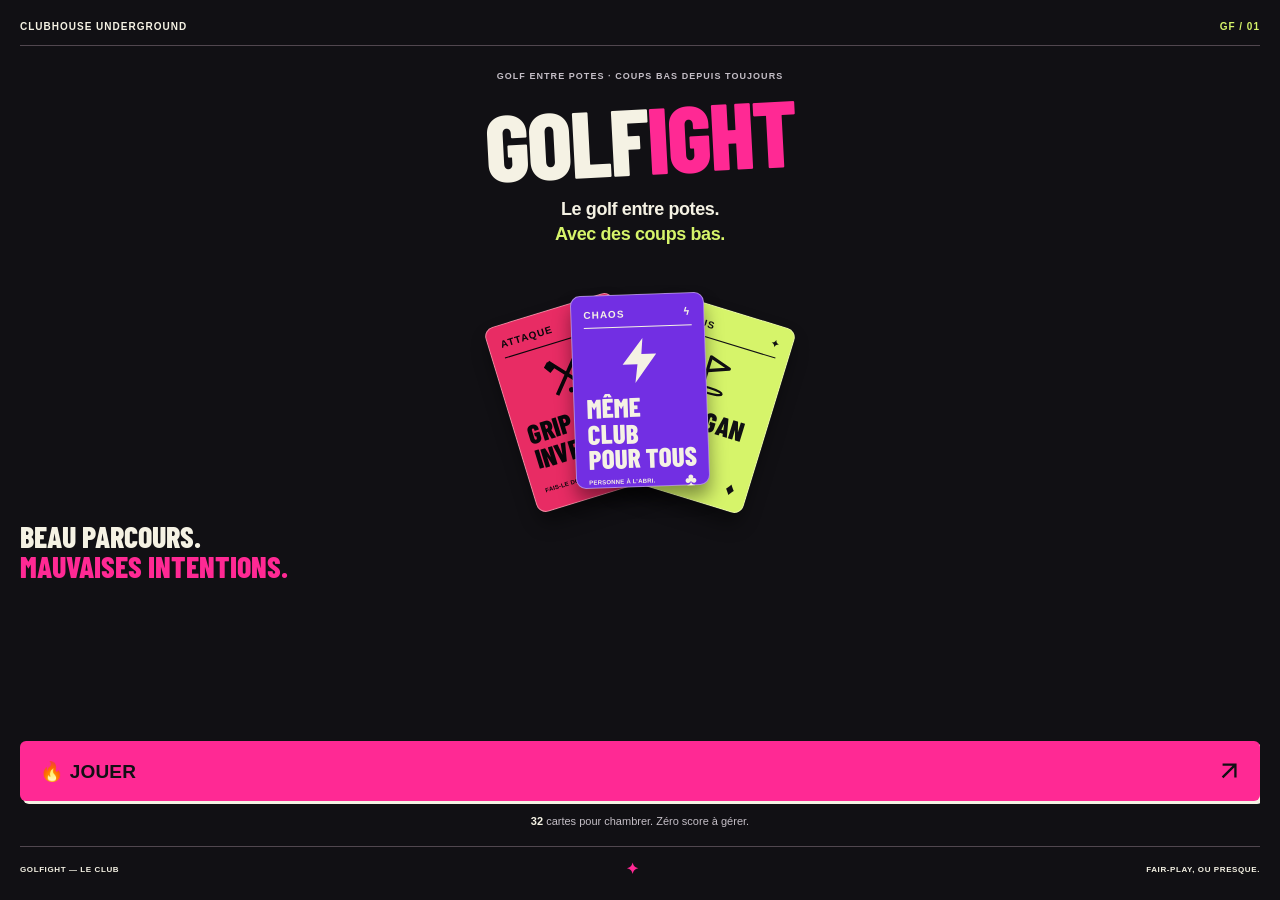
<file: index.html>
<!DOCTYPE html>
<html lang="fr">
<head>
<meta charset="UTF-8">
<meta name="viewport" content="width=device-width, initial-scale=1.0">
<meta name="apple-mobile-web-app-capable" content="yes">
<meta name="apple-mobile-web-app-status-bar-style" content="black-translucent">
<meta name="theme-color" content="#111014">
<title>Golfight</title>
<style>
  :root{
    --felt-1:#000000;
    --felt-2:#15121a;
    --felt-3:#2b2030;
    --cream:#F5F2E4;
    --ink-soft:rgba(245,242,228,.6);
    --gold:#FF1F8E;
    --gold-deep:#D1146F;
    --att-1:#E0115F;
    --att-2:#FF5A2E;
    --cha-1:#7B2FF7;
    --cha-2:#D926C9;
  }
  * { margin: 0; padding: 0; box-sizing: border-box; -webkit-tap-highlight-color: transparent; }
  html, body {
    height: 100%;
    font-family: -apple-system, BlinkMacSystemFont, "Segoe UI", Roboto, sans-serif;
    color: var(--cream);
    overflow: hidden;
    user-select: none;
  }
  body{
    background:
      repeating-linear-gradient(115deg, rgba(255,255,255,0.025) 0px, rgba(255,255,255,0.025) 38px, rgba(0,0,0,0.03) 38px, rgba(0,0,0,0.03) 76px),
      radial-gradient(circle at 50% -8%, rgba(255,255,255,.06), transparent 55%),
      var(--felt-1);
  }
  #app {
    height: 100vh;
    height: 100dvh;
    display: flex;
    flex-direction: column;
    padding: 20px;
    padding-top: env(safe-area-inset-top, 20px);
    padding-bottom: env(safe-area-inset-bottom, 20px);
  }

  .screen { display: none; flex-direction: column; height: 100%; overflow-y: auto; -webkit-overflow-scrolling: touch; }
  .screen.active { display: flex; }

  .spacer{ flex:1; }

  /* ---------- buttons ---------- */
  .btn {
    background: var(--gold);
    color: var(--felt-1);
    border: none;
    padding: 18px 24px;
    font-size: 18px;
    font-weight: 800;
    border-radius: 14px;
    cursor: pointer;
    width: 100%;
    margin-bottom: 12px;
    transition: transform 0.1s;
  }
  .btn:active { transform: scale(0.97); background: var(--gold-deep); }
  .btn.secondary { background: rgba(255,255,255,0.12); color: var(--cream); }
  .btn.hidden { display: none; }
  .btn-link{
    display:block;
    width:100%;
    background:transparent;
    border:none;
    color: var(--ink-soft);
    font-size:14px;
    font-weight:700;
    padding:10px;
    text-align:center;
    cursor:pointer;
  }
  .btn-link:active{ color: var(--cream); }
  .btn-link.hidden{ display:none; }

  .input-row { display: flex; gap: 10px; margin-bottom: 10px; }
  .input-row input {
    flex: 1;
    padding: 16px;
    font-size: 16px;
    border-radius: 12px;
    border: 2px solid rgba(255,255,255,0.15);
    background: rgba(0,0,0,0.2);
    color: var(--cream);
    outline: none;
  }
  .input-row input:focus { border-color: var(--gold); }

  /* ---------- roster ---------- */
  .roster-row{
    display:flex; align-items:center; gap:12px;
    width:100%; text-align:left;
    background: rgba(255,255,255,.06);
    border: 2px solid rgba(255,255,255,.1);
    border-radius:14px;
    padding:15px 16px;
    margin-bottom:10px;
    color: var(--cream);
    font-size:16.5px;
    font-weight:700;
  }
  .roster-row.checked{ background: rgba(255,31,142,.14); border-color: var(--gold); }
  .roster-row:active{ transform: scale(.99); }
  .roster-check{ font-size:19px; }
  .add-nick-row{ display:flex; gap:8px; margin-top:8px; }
  .add-nick-row input{
    flex:1; padding:14px; border-radius:12px;
    border:2px solid rgba(255,255,255,.15);
    background: rgba(0,0,0,.2); color: var(--cream); font-size:15px; outline:none;
  }
  .add-nick-row input:focus{ border-color: var(--gold); }
  .add-nick-row .add-nick-btn{ width:auto; padding:14px 16px; margin-bottom:0; white-space:nowrap; }

  /* ---------- bonus ---------- */
  .section-label{
    font-size:12px; font-weight:800; letter-spacing:1.5px;
    opacity:.65; margin: 18px 0 8px;
  }
  .section-label:first-child{ margin-top:4px; }
  .BONUS{ background: linear-gradient(135deg, var(--gold), #2FBF5B); color: var(--felt-1); }
  .bonus-tile{ margin-top:18px; border-radius:16px; padding:16px; text-align:center; }
  .bonus-tile.available{ background: linear-gradient(135deg, var(--gold), #2FBF5B); color: var(--felt-1); }
  .bonus-tile.used{
    background: rgba(255,255,255,.05); color: var(--ink-soft);
    font-weight:800; font-size:13px; padding:16px; letter-spacing:.5px;
  }
  .bonus-name{ font-size:18px; font-weight:900; margin:6px 0 4px; }
  .bonus-effect{ font-size:13px; line-height:1.4; margin-bottom:12px; }
  .bonus-btn{ background: rgba(12,47,29,.85) !important; color: var(--cream) !important; }

  h2 { font-size: 22px; font-weight: 800; margin-bottom: 18px; text-align: center; line-height: 1.2; }

  /* ---------- home ---------- */
  .home-header{ text-align:center; padding-top:6px; }
  .brand-compact{ font-size:28px; font-weight:900; letter-spacing:-0.5px; }
  .brand-compact .accent{ color: var(--gold); }
  .tagline-small{ font-size:12.5px; opacity:.7; font-style:italic; margin-top:4px; }

  .card-fan{ position:relative; height:186px; margin: 22px 0; }
  .fan-card{
    position:absolute; top:0; left:50%;
    width:116px; aspect-ratio:2/3;
    border-radius:14px; padding:12px 10px;
    box-shadow:0 14px 30px rgba(0,0,0,.45);
    color:#fff;
  }
  .fan-card.c1{ transform: translateX(-50%) translateX(-62px) rotate(-11deg); z-index:1; }
  .fan-card.c2{ transform: translateX(-50%) translateX(0) translateY(-8px) rotate(0deg); z-index:3; }
  .fan-card.c3{ transform: translateX(-50%) translateX(62px) rotate(11deg); z-index:2; }
  .fc-cat{ font-size:9px; font-weight:800; letter-spacing:1.5px; opacity:.85; }
  .fc-name{ font-size:14px; font-weight:800; margin-top:8px; line-height:1.2; }

  .hook{ text-align:center; font-size:19px; font-weight:800; padding: 0 10px; }

  .deck-note{ text-align:center; font-size:12.5px; opacity:.65; margin-top:4px; }
  .deck-note b{ color: var(--gold); font-weight:800; }

  /* ---------- category colors, shared ---------- */
  .ATT { background: linear-gradient(135deg, var(--att-1), var(--att-2)); }
  .CHA { background: linear-gradient(135deg, var(--cha-1), var(--cha-2)); }

  /* ---------- hub / tiles ---------- */
  #hole-badge-hub{
    text-align:center;
    font-size:32px;
    font-weight:900;
    letter-spacing:-0.5px;
    margin-bottom:18px;
  }
  #players-list{
    display:grid;
    grid-template-columns: repeat(2,1fr);
    gap:12px;
    margin-bottom:20px;
  }
  .player-tile{
    background: var(--felt-2);
    border:2px solid var(--felt-3);
    border-radius:18px;
    padding:20px 10px;
    text-align:center;
    cursor:pointer;
    transition: transform .1s;
  }
  .player-tile:active{ transform: scale(.96); }
  .player-tile:not(.done){
    animation: pulseTile 2.4s ease-in-out infinite;
  }
  @keyframes pulseTile{
    0%,100%{ box-shadow:0 0 0 0 rgba(255,31,142,.28); }
    50%{ box-shadow:0 0 0 9px rgba(255,31,142,0); }
  }
  .player-tile.done{
    background: rgba(0,0,0,.28);
    border-color: rgba(255,255,255,.06);
    opacity:.5;
    cursor:default;
    animation:none;
  }
  .tile-avatar{
    width:52px; height:52px;
    border-radius:50%;
    display:flex; align-items:center; justify-content:center;
    font-size:21px; font-weight:900;
    color: var(--felt-1);
    margin:0 auto 8px;
  }
  .tile-name{ font-size:16px; font-weight:800; }
  .tile-status{ font-size:11px; opacity:.65; margin-top:3px; text-transform:uppercase; letter-spacing:.5px; }

  .hole-actions { display: flex; flex-direction: column; gap: 4px; margin-top: auto; }

  /* ---------- pass ---------- */
  .pass-name { font-size: 34px; font-weight: 900; color: var(--gold); text-align: center; margin: 18px 0; }
  .hole-badge {
    text-align: center;
    font-size: 13px;
    letter-spacing: 2px;
    text-transform: uppercase;
    opacity: 0.75;
    margin-bottom: 14px;
    font-weight: 700;
  }

  /* ---------- hand : grosse carte navigable ---------- */
  .hand-stage{ display:flex; align-items:center; gap:10px; margin-top:12px; }
  .hand-nav{
    flex-shrink:0;
    width:44px; height:44px;
    border-radius:50%;
    border:none;
    background: rgba(255,255,255,.08);
    color: var(--cream);
    font-size:22px;
    font-weight:800;
  }
  .hand-nav:active:not(:disabled){ background: rgba(255,255,255,.18); }
  .hand-nav:disabled{ opacity:.2; }
  .hand-card-wrap{ flex:1; touch-action: pan-y; }
  .hand-big-card{
    border-radius:20px;
    padding:26px 20px;
    min-height:190px;
    display:flex;
    flex-direction:column;
    box-shadow:0 14px 34px rgba(0,0,0,.4);
    color:#fff;
  }
  .hand-big-card .t{ font-size:11px; font-weight:800; letter-spacing:2px; opacity:.85; margin-bottom:10px; }
  .hand-big-card .n{ font-size:22px; font-weight:900; line-height:1.15; margin-bottom:10px; }
  .hand-big-card .e{ font-size:14.5px; line-height:1.4; opacity:.95; margin-top:auto; }
  .hand-dots{ display:flex; justify-content:center; gap:8px; margin:16px 0 14px; }
  .hand-dots .dot{ width:8px; height:8px; border-radius:50%; background: rgba(255,255,255,.25); transition: all .2s; }
  .hand-dots .dot.active{ background: var(--gold); width:20px; border-radius:5px; }
  .hand-hint{ text-align:center; font-size:12px; opacity:.55; margin-top:10px; }

  .empty-hand {
    text-align: center;
    padding: 40px 20px;
    background: rgba(0,0,0,0.3);
    border-radius: 20px;
    font-size: 16px;
  }

  /* ---------- victim picker ---------- */
  .victim-list { display: flex; flex-direction: column; gap: 12px; margin-top: 10px; }
  .victim-btn {
    background: rgba(255,255,255,0.1);
    border: 2px solid rgba(255,255,255,0.16);
    color: var(--cream);
    padding: 20px;
    font-size: 19px;
    font-weight: 700;
    border-radius: 14px;
    cursor: pointer;
    transition: transform 0.1s;
  }
  .victim-btn:active { transform: scale(0.97); background: rgba(255,31,142,0.16); }

  /* ---------- reveal (attack + chaos) ---------- */
  .trap-announce{ text-align:center; padding: 10px 8px 0; }
  .trap-announce .beat1{
    display:block;
    font-size:25px;
    font-weight:900;
    animation: popin .4s ease-out both;
  }
  .trap-announce .beat1 .demon{ font-size:28px; }
  .trap-announce .beat2{
    display:block;
    margin-top:8px;
    font-size:15px;
    opacity:.82;
    animation: popin .4s ease-out both;
    animation-delay:.16s;
  }
  .trap-announce .beat2 b{ color: var(--gold); }
  @keyframes popin{
    from{ opacity:0; transform:translateY(10px) scale(.92); }
    to{ opacity:1; transform:none; }
  }

  .trap-card-wrap{ display:flex; justify-content:center; margin-top:26px; }
  .reveal-face{
    width:min(280px, 82vw);
    border-radius:22px;
    padding:26px 22px;
    box-shadow:0 20px 50px rgba(0,0,0,.5);
    color:#fff;
    opacity:0;
    animation: cardflip .55s cubic-bezier(.2,.8,.3,1) both;
    animation-delay:.42s;
  }
  @keyframes cardflip{
    0%{ opacity:0; transform:perspective(700px) rotateY(-85deg) scale(.85); }
    65%{ opacity:1; transform:perspective(700px) rotateY(12deg) scale(1.02); }
    100%{ opacity:1; transform:perspective(700px) rotateY(0) scale(1); }
  }
  .trap-card-cat{ font-size:11px; font-weight:800; letter-spacing:2px; opacity:.85; margin-bottom:10px; }
  .trap-card{ font-size:23px; font-weight:900; line-height:1.15; margin-bottom:10px; }
  .trap-effect{ font-size:15px; line-height:1.4; opacity:.95; }
  .played-by{ text-align:center; font-size:13px; opacity:.6; margin-top:16px; }

  @media (prefers-reduced-motion: reduce){
    .trap-announce .beat1, .trap-announce .beat2, .reveal-face{
      animation:none !important; opacity:1 !important; transform:none !important;
    }
  }

  /* ---------- toast ---------- */
  .toast {
    position: fixed;
    bottom: 30px;
    left: 50%;
    transform: translateX(-50%);
    background: rgba(0,0,0,0.85);
    color: #fff;
    padding: 12px 20px;
    border-radius: 30px;
    font-size: 14px;
    opacity: 0;
    transition: opacity 0.3s;
    pointer-events: none;
    z-index: 999;
  }
  .toast.show { opacity: 1; }

  /* ---------- end ---------- */
  .end-slogan{ text-align:center; font-size:14px; opacity:.75; font-style:italic; margin-top:8px; }
  .logo{ display:block; width:min(80vw,300px); margin:0 auto; }
  .holes-row{ display:flex; gap:10px; margin:8px 0 12px; }
  .pill{ flex:1; padding:14px; border-radius:999px; border:2px solid rgba(255,255,255,.18); background:transparent; color:var(--cream); font-size:16px; font-weight:800; }
  .pill.on{ background:var(--gold); border-color:var(--gold); color:var(--felt-1); }

  /* Lisibilité et zones tactiles sur le terrain. */
  #app { padding-top: max(20px, env(safe-area-inset-top)); padding-bottom: max(20px, env(safe-area-inset-bottom)); }
  button { touch-action: manipulation; }
  button:focus-visible, input:focus-visible { outline: 3px solid var(--cream); outline-offset: 3px; }
  .btn-link, .hand-nav { min-height: 44px; }
  .btn-link { color: var(--cream); }
  .roster-name, .tile-name, .pass-name { overflow-wrap: anywhere; }
  .storage-warning { padding: 10px; background: #6a1834; color: #fff; font-size: 14px; flex-shrink: 0; }
  .storage-warning.hidden { display: none; }
</style>
<link rel="stylesheet" href="assets/visual-pilot.css">
<link rel="stylesheet" href="assets/lot1.css">
</head>
<body>
<div id="app">
  <p id="storage-warning" class="storage-warning hidden" role="alert"></p>

  <!-- ACCUEIL -->
  <div class="screen active" id="screen-home">
    <div class="home-masthead"><span>CLUBHOUSE UNDERGROUND</span><span class="club-mark" aria-hidden="true">GF / 01</span></div>
    <header class="home-header">
      <p class="home-edition">GOLF ENTRE POTES · COUPS BAS DEPUIS TOUJOURS</p>
      <h1 class="wordmark">GOLF<span>IGHT</span></h1>
      <p class="home-slogan">Le golf entre potes.<br><span>Avec des coups bas.</span></p>
    </header>

    <div class="card-fan" aria-hidden="true">
      <div class="fan-card c1"><div class="fc-cat">ATTAQUE <span><svg class="pilot-arrow" viewBox="0 0 24 24" aria-hidden="true" focusable="false"><path d="M5 19 19 5M5 5h14v14" fill="none" stroke="currentColor" stroke-width="2.5"/></svg></span></div><div class="fan-symbol"><svg viewBox="0 0 100 100" fill="none" aria-hidden="true" focusable="false"><path d="M25 20 76 79M75 20 24 79" stroke="currentColor" stroke-width="7" stroke-linecap="square"/><path d="m21 16-9 9 9 13 12-8M79 16l9 9-9 13-12-8" fill="currentColor"/><circle cx="50" cy="80" r="5" fill="currentColor"/></svg></div><div class="fc-name">Grip<br>inversé</div><div class="fc-bottom">FAIS-LE DOUTER. <span>♠</span></div></div>
      <div class="fan-card c2"><div class="fc-cat">CHAOS <span>ϟ</span></div><div class="fan-symbol"><svg viewBox="0 0 100 100" fill="currentColor" aria-hidden="true" focusable="false"><path d="M57 8 18 57h28l-5 35 41-54H54z"/></svg></div><div class="fc-name">Même club<br>pour tous</div><div class="fc-bottom">PERSONNE À L’ABRI. <span>♣</span></div></div>
      <div class="fan-card c3"><div class="fc-cat">BONUS <span>✦</span></div><div class="fan-symbol"><svg viewBox="0 0 100 100" fill="none" aria-hidden="true" focusable="false"><path d="M35 80V19l39 12-39 15" stroke="currentColor" stroke-width="6" stroke-linejoin="round"/><ellipse cx="48" cy="81" rx="26" ry="5" stroke="currentColor" stroke-width="4"/></svg></div><div class="fc-name">Mulligan</div><div class="fc-bottom">ÇA RESTE ENTRE NOUS. <span>♦</span></div></div>
    </div>

    <p class="hook">Beau parcours.<br><span>Mauvaises intentions.</span></p>
    <div class="home-actions">
      <button class="btn" onclick="goPlayers()">🔥 JOUER<span aria-hidden="true"><svg class="pilot-arrow" viewBox="0 0 24 24" aria-hidden="true" focusable="false"><path d="M5 19 19 5M5 5h14v14" fill="none" stroke="currentColor" stroke-width="2.5"/></svg></span></button>
      <button class="btn-link hidden" onclick="resumeGame()" id="resume-btn">Reprendre la partie</button>
      <p class="deck-note"><b>32</b> cartes pour chambrer. Zéro score à gérer.</p>
    </div>
    <footer class="home-footer"><span>GOLFIGHT — LE CLUB</span><span aria-hidden="true">✦</span><span>FAIR-PLAY, OU PRESQUE.</span></footer>
  </div>

  <!-- JOUEURS -->
  <div class="screen" id="screen-players">
    <div class="lot-header"><span>GOLFIGHT</span><span>LA TEAM</span></div>
    <h2>Qui joue aujourd'hui ?</h2>
    <div id="roster-list"></div>
    <div class="add-nick-row">
      <input type="text" aria-label="Nouveau surnom" id="new-nick-input" placeholder="Nouveau surnom" maxlength="14">
      <button class="btn secondary add-nick-btn" onclick="addRosterPlayer()">+ Ajouter</button>
    </div>
    <div class="holes-row">
      <button class="pill" id="h9" onclick="setHoles(9)">9 trous</button>
      <button class="pill" id="h18" onclick="setHoles(18)">18 trous</button>
    </div>
    <div class="spacer"></div>
    <button class="btn" id="players-go-btn" onclick="startGame()">JOUER</button>
  </div>

  <!-- ÉCRAN CENTRAL — TROU X / 9 -->
  <div class="screen" id="screen-hub">
    <div class="lot-header"><span>GOLFIGHT</span><span>SUR LE PARCOURS</span></div>
    <div id="hole-badge-hub">Trou 1 / 9</div>
    <div id="players-list"></div>
    <div class="hole-actions">
      <button class="btn" onclick="nextHole()" id="next-hole-btn">TROU SUIVANT</button>
      <button class="btn-link" onclick="endGame(true)">Terminer la partie</button>
    </div>
  </div>

  <!-- PASS -->
  <div class="screen" id="screen-pass">
    <div class="lot-header"><span>GOLFIGHT</span><span>MAIN PRIVÉE</span></div>
    <div class="spacer"></div>
    <p style="text-align:center;font-size:14px;opacity:0.7;letter-spacing:1px;">PASSE LE TÉLÉPHONE À</p>
    <p class="pass-name" id="pass-name">—</p>
    <p style="text-align:center;font-size:13px;opacity:0.6;margin-bottom:20px;">Les autres ne regardent pas</p>
    <div class="spacer"></div>
    <button class="btn" onclick="showHand()">VOIR MA MAIN</button>
    <button class="btn-link" onclick="backToHub()">Retour</button>
  </div>

  <!-- MAIN PRIVÉE -->
  <div class="screen" id="screen-hand">
    <div class="lot-header"><span>GOLFIGHT</span><span>MAIN PRIVÉE</span></div>
    <div class="hole-badge" id="hole-badge-hand">Trou 1 / 9</div>
    <h2 id="hand-title">Ta main</h2>
    <div id="hand-area"></div>
    <div class="hole-actions">
      <button class="btn-link" onclick="backToHub()">FERMER SANS JOUER</button>
    </div>
  </div>

  <!-- VICTIME -->
  <div class="screen" id="screen-victim">
    <div class="lot-header"><span>GOLFIGHT</span><span>CHOISIR LA CIBLE</span></div>
    <div class="hole-badge" id="hole-badge-victim">Trou 1 / 9</div>
    <p class="target-context" id="victim-attacker"></p>
    <h2>Qui va trinquer ?</h2>
    <div class="victim-list" id="victim-list"></div>
    <div class="spacer"></div>
    <button class="btn-link" onclick="backToHand()">Retour</button>
  </div>

  <!-- PIÈGE : pilote visuel, résolution inchangée -->
  <div class="screen" id="screen-trap">
    <div class="attack-masthead"><span>GOLFIGHT</span><span>LES COUPS BAS</span></div>
    <div class="trap-announce" id="trap-announce"></div>
    <div class="trap-card-wrap">
      <div class="reveal-face" id="trap-card-face">
        <div class="attack-topline"><div class="trap-card-cat" id="trap-card-cat"></div><span aria-hidden="true"><svg class="pilot-arrow" viewBox="0 0 24 24" aria-hidden="true" focusable="false"><path d="M5 19 19 5M5 5h14v14" fill="none" stroke="currentColor" stroke-width="2.5"/></svg></span></div>
        <div class="attack-emblem" aria-hidden="true"><svg viewBox="0 0 100 100" fill="none" aria-hidden="true" focusable="false"><path d="M25 20 76 79M75 20 24 79" stroke="currentColor" stroke-width="7" stroke-linecap="square"/><path d="m21 16-9 9 9 13 12-8M79 16l9 9-9 13-12-8" fill="currentColor"/><circle cx="50" cy="80" r="5" fill="currentColor"/></svg></div>
        <p class="trap-card" id="trap-card-name"></p>
        <div class="attack-rule"><span class="effect-label">LE COUP BAS</span><p class="trap-effect" id="trap-card-effect"></p></div>
        <div class="attack-card-footer" aria-hidden="true"><span>GOLFIGHT / ATTAQUE</span><span>♠</span></div>
      </div>
    </div>
    <div class="attack-actions"><button class="btn" onclick="confirmPlay()">OK<span aria-hidden="true"><svg class="pilot-arrow" viewBox="0 0 24 24" aria-hidden="true" focusable="false"><path d="M5 19 19 5M5 5h14v14" fill="none" stroke="currentColor" stroke-width="2.5"/></svg></span></button><p>C’est dit. À vous de jouer.</p></div>
  </div>

  <!-- Annonce partagée : chaos ou bonus, même reprise et confirmation. -->
  <div class="screen" id="screen-played">
    <div class="attack-masthead"><span>GOLFIGHT</span><span>À VOUS DE JOUER</span></div>
    <div class="trap-announce" id="played-announce"></div>
    <div class="trap-card-wrap">
      <div class="reveal-face" id="played-card-face">
        <div class="attack-topline"><div class="trap-card-cat" id="played-card-cat"></div><span aria-hidden="true">✦</span></div>
        <div class="attack-emblem" aria-hidden="true"><svg viewBox="0 0 100 100" fill="currentColor" focusable="false"><path d="M57 8 18 57h28l-5 35 41-54H54z"/></svg></div>
        <p class="trap-card" id="played-card-name"></p>
        <div class="attack-rule"><span class="effect-label">L’EFFET</span><p class="trap-effect" id="played-card-effect"></p></div>
        <div class="attack-card-footer" aria-hidden="true"><span>GOLFIGHT</span><span>✦</span></div>
      </div>
    </div>
    <div class="attack-actions"><button class="btn" onclick="confirmPlay()">OK</button><p>C’est dit. À vous de jouer.</p></div>
  </div>

  <div class="screen" id="screen-end">
    <div class="lot-header"><span>GOLFIGHT</span><span>ON REMET ÇA ?</span></div>
    <div class="spacer"></div>
    <h2 class="end-title">PARTIE<br>TERMINÉE.</h2>
    <p class="end-slogan">Les cartes sont rangées.<br>Pas les dossiers.</p>
    <div class="spacer"></div>
    <button class="btn" onclick="location.reload()">🔥 REJOUER</button>
  </div>

</div>

<div class="toast" id="toast" role="status" aria-live="polite"></div>

<script>
// ============ DECK ============
// t: "ATT" (cible un joueur) ou "CHA" (tout le groupe)
const DECK_BASE = [
  // ATTAQUE
  { n: "Grip inversé", t: "ATT", e: "Prochain coup avec les mains inversées." },
  { n: "Grip inversé", t: "ATT", e: "Prochain coup avec les mains inversées." },
  { n: "Grip inversé", t: "ATT", e: "Prochain coup avec les mains inversées." },
  { n: "Club imposé", t: "ATT", e: "L'attaquant choisit ton club pour le prochain coup." },
  { n: "Club imposé", t: "ATT", e: "L'attaquant choisit ton club pour le prochain coup." },
  { n: "Club imposé", t: "ATT", e: "L'attaquant choisit ton club pour le prochain coup." },
  { n: "Pieds joints", t: "ATT", e: "Prochain coup joué pieds joints." },
  { n: "Pieds joints", t: "ATT", e: "Prochain coup joué pieds joints." },
  { n: "Sans coup d'essai", t: "ATT", e: "Prochain coup sans practice swing." },
  { n: "Sans coup d'essai", t: "ATT", e: "Prochain coup sans practice swing." },
  { n: "Pas de driver", t: "ATT", e: "Driver interdit sur ce trou." },
  { n: "Pas de driver", t: "ATT", e: "Driver interdit sur ce trou." },
  { n: "Putter interdit", t: "ATT", e: "Prochain putt avec un autre club." },
  { n: "Putter interdit", t: "ATT", e: "Prochain putt avec un autre club." },
  { n: "Fer uniquement", t: "ATT", e: "Aucun bois ni hybride sur ce trou." },
  { n: "Fer uniquement", t: "ATT", e: "Aucun bois ni hybride sur ce trou." },
  { n: "Mauvais outil", t: "ATT", e: "Sortie de bunker avec un fer, pas de wedge." },
  { n: "Mauvais outil", t: "ATT", e: "Sortie de bunker avec un fer, pas de wedge." },
  { n: "Une main", t: "ATT", e: "Prochain petit coup ou putt joué uniquement avec la main non dominante." },
  { n: "Une main", t: "ATT", e: "Prochain petit coup ou putt joué uniquement avec la main non dominante." },
  { n: "Grip bas", t: "ATT", e: "Mains très basses sur le grip pour le prochain coup." },
  { n: "Grip bas", t: "ATT", e: "Mains très basses sur le grip pour le prochain coup." },
  { n: "Putter avec driver", t: "ATT", e: "Prochain putt avec un driver." },
  { n: "Putter avec driver", t: "ATT", e: "Prochain putt avec un driver." },
  { n: "Wedge interdit", t: "ATT", e: "Prochain coup autour du green sans wedge." },
  { n: "Wedge interdit", t: "ATT", e: "Prochain coup autour du green sans wedge." },
  // CHAOS
  { n: "Même club pour tous", t: "CHA", e: "Tout le monde joue le prochain coup avec le même club." },
  { n: "Sans driver pour tous", t: "CHA", e: "Personne ne sort le driver sur ce trou." },
  { n: "Grip inversé pour tous", t: "CHA", e: "Prochain coup de chacun, mains inversées." },
  { n: "Pieds joints pour tous", t: "CHA", e: "Tout le monde joue pieds joints jusqu'à la fin du trou." },
  { n: "Putter interdit pour tous", t: "CHA", e: "Tout le monde finit au green sans putter." },
  { n: "Télémètre interdit pour tous", t: "CHA", e: "Aucune aide de distance sur ce trou pour personne." }
];

const T_LABEL = { ATT: "ATTAQUE", CHA: "CHAOS" };
function totalHoles() { return (state && state.totalHoles) || 9; }
const STORAGE_KEY = "golfight_v1";
const ROSTER_KEY = "golfight_roster_v1";
const DEFAULT_ROSTER = ["Captain", "Sniper", "Le Kid", "Nitro", "Lady", "X Factor", "Foxy", "Fyzio"];

// Bonus : une carte à part des pièges, 1 par joueur, secrète, jouable uniquement sur soi, une fois sur 9 trous.
const BONUS_DECK = [
  { n: "Mulligan", e: "Rejoue immédiatement ton dernier coup." },
  { n: "Deuxième putt", e: "Rejoue un putt raté." },
  { n: "Deuxième chance au départ", e: "Rejoue ton départ." },
  { n: "Free drop", e: "Déplace ta balle d'une longueur de club, sans te rapprocher du trou." },
  { n: "Recommence", e: "Rejoue ton dernier coup et garde le meilleur des deux." }
];

// initiale d'affichage : ignore les articles ("Le Kid" -> K), sinon 1ère lettre du surnom
function getInitial(name) {
  const stripped = name.trim().replace(/^(le|la|les)\s+|^l['’]/i, '');
  const base = stripped || name.trim();
  return (base.charAt(0) || '?').toUpperCase();
}

// ============ ÉTAT ============
let state = null;
let roster = [];
let rosterSelected = new Set();
const AVATAR_COLORS = ['#FF1F8E', '#2FBF5B', '#F5F2E4', '#FF7A1A'];
let handCursor = 0; // position dans la main affichée (vue seulement, pas une règle du jeu)

// ============ NAVIGATION ============
function show(id) {
  document.querySelectorAll('.screen').forEach(s => s.classList.remove('active'));
  const screen = document.getElementById(id);
  screen.classList.add('active');
  screen.scrollTop = 0;
}

function toast(msg) {
  const t = document.getElementById('toast');
  t.textContent = msg;
  t.classList.add('show');
  setTimeout(() => t.classList.remove('show'), 1800);
}

// Les surnoms restent du texte dans toutes les vues.
function escapeHTML(value) {
  return String(value).replace(/[&<>"']/g, c => ({'&':'&amp;','<':'&lt;','>':'&gt;','"':'&quot;',"'":'&#39;'}[c]));
}
function storageWarning(message) {
  const warning = document.getElementById('storage-warning');
  warning.textContent = message;
  warning.classList.remove('hidden');
}
function validCard(card) {
  return card && DECK_BASE.some(c => c.n === card.n && c.t === card.t && c.e === card.e);
}
function validState(s) {
  if (!s || !Array.isArray(s.players) || s.players.length < 2 || s.players.length * 3 > DECK_BASE.length ||
      !s.players.every(n => typeof n === 'string' && n.trim()) || new Set(s.players).size !== s.players.length ||
      ![9,18].includes(s.totalHoles || 9) || !Number.isInteger(s.hole) || s.hole < 1 || s.hole > (s.totalHoles || 9) ||
      !Array.isArray(s.deck) || !s.deck.every(validCard) || !Array.isArray(s.discard) || !s.discard.every(validCard) ||
      !s.hands || !s.bonuses) return false;
  return s.players.every((_,i) => {
    const hand = s.hands[i], bonus = s.bonuses[i];
    return Array.isArray(hand) && hand.length <= 3 && hand.every(validCard) && bonus &&
      typeof bonus.used === 'boolean' && bonus.card && BONUS_DECK.some(c => c.n === bonus.card.n && c.e === bonus.card.e);
  });
}
// ============ SAUVEGARDE ============
function save() {
  if (!state) return;
  try {
    localStorage.setItem(STORAGE_KEY, JSON.stringify(state));
    document.getElementById('storage-warning').classList.add('hidden');
  } catch(e) { storageWarning("Sauvegarde indisponible : garde cette page ouverte pour conserver la partie."); }
}
function load() {
  try {
    const raw = localStorage.getItem(STORAGE_KEY);
    if (!raw) return null;
    const saved = JSON.parse(raw);
    if (!validState(saved)) throw new Error('Sauvegarde invalide');
    return saved;
  } catch(e) {
    storageWarning("Impossible de reprendre la sauvegarde. Elle est conservée ; tu peux lancer une nouvelle partie.");
    return null;
  }
}
function clearSave() {
  try { localStorage.removeItem(STORAGE_KEY); }
  catch(e) { storageWarning("Impossible d'effacer la sauvegarde : une ancienne partie peut encore apparaître à la réouverture."); }
}

// ============ ROSTER (liste de surnoms, persistante entre les parties) ============
function loadRoster() {
  try {
    const raw = localStorage.getItem(ROSTER_KEY);
    if (raw) {
      const list = JSON.parse(raw);
      if (Array.isArray(list) && list.length && list.every(n => typeof n === 'string' && n.trim())) return [...new Set(list)];
    }
  } catch(e) {}
  const seeded = [...DEFAULT_ROSTER];
  saveRoster(seeded);
  return seeded;
}
function saveRoster(list) {
  try { localStorage.setItem(ROSTER_KEY, JSON.stringify(list)); }
  catch(e) { storageWarning("Les surnoms ne peuvent pas être enregistrés sur ce navigateur."); }
}

// Confidentialité de la vue seulement : aucune écriture de sauvegarde.
function maskPrivateView() {
  if (!state || state.viewingPlayer === null) return;
  if (!['screen-hand', 'screen-victim'].some(id => document.getElementById(id).classList.contains('active'))) return;
  state.pending = null;
  openPass(state.viewingPlayer);
}
document.addEventListener('visibilitychange', () => { if (document.hidden) maskPrivateView(); });
window.addEventListener('pagehide', maskPrivateView);
window.addEventListener('pageshow', event => { if (event.persisted) maskPrivateView(); });

// ============ ACCUEIL ============
window.addEventListener('DOMContentLoaded', () => {
  const s = load();
  if (s && s.players && s.players.length) {
    document.getElementById('resume-btn').classList.remove('hidden');
  }
});

function resumeGame() {
  const s = load();
  if (!s) { toast("Pas de partie sauvegardée"); return; }
  state = s;
  state.pending = null;
  state.viewingPlayer = null;
  if (validAnnouncement(state.announcement)) { renderAnnouncement(state.announcement); return; }
  renderHub();
  show('screen-hub');
}

// ============ JOUEURS (roster de surnoms) ============
function goPlayers() {
  roster = loadRoster();
  rosterSelected = new Set();
  renderRosterScreen();
  show('screen-players');
}

function renderRosterScreen() {
  const list = document.getElementById('roster-list');
  list.innerHTML = '';
  roster.forEach(nick => {
    const row = document.createElement('button');
    row.className = 'roster-row' + (rosterSelected.has(nick) ? ' checked' : '');
    row.innerHTML = `
      <span class="roster-check">${rosterSelected.has(nick) ? '☑' : '☐'}</span>
      <span class="roster-name">${escapeHTML(nick)}</span>
    `;
    row.setAttribute('aria-pressed', String(rosterSelected.has(nick)));
    row.onclick = () => {
      const restoreFocus = document.activeElement === row;
      if (rosterSelected.has(nick)) rosterSelected.delete(nick);
      else rosterSelected.add(nick);
      renderRosterScreen();
      if (restoreFocus) list.children[roster.indexOf(nick)].focus({preventScroll:true});
    };
    list.appendChild(row);
  });
  const n = rosterSelected.size;
  document.getElementById('players-go-btn').textContent = n > 0 ? `JOUER À ${n}` : 'JOUER';
  updateHolePills();
}

function addRosterPlayer() {
  const input = document.getElementById('new-nick-input');
  const v = input.value.trim();
  if (!v) return;
  const existing = roster.find(n => n.toLowerCase() === v.toLowerCase());
  if (!existing) {
    roster.push(v);
    saveRoster(roster);
  }
  rosterSelected.add(existing || v);
  input.value = '';
  renderRosterScreen();
}

let chosenHoles = 9;
function setHoles(n) { chosenHoles = n; updateHolePills(); }
function updateHolePills() {
  document.getElementById('h9').classList.toggle('on', chosenHoles === 9);
  document.getElementById('h9').setAttribute('aria-pressed', String(chosenHoles === 9));
  document.getElementById('h18').classList.toggle('on', chosenHoles === 18);
  document.getElementById('h18').setAttribute('aria-pressed', String(chosenHoles === 18));
}

// ============ DÉMARRAGE ============
function shuffle(arr) {
  const a = [...arr];
  for (let i = a.length - 1; i > 0; i--) {
    const j = Math.floor(Math.random() * (i + 1));
    [a[i], a[j]] = [a[j], a[i]];
  }
  return a;
}

function startGame() {
  const names = Array.from(rosterSelected);
  if (names.length < 2) { toast("Il faut au moins 2 joueurs"); return; }

  if (names.length * 3 > DECK_BASE.length) { toast("Le paquet ne suffit pas : 10 joueurs maximum pour recevoir 3 pièges chacun."); return; }
  let hasSave = false;
  try { hasSave = !!localStorage.getItem(STORAGE_KEY); } catch(e) {}
  if (hasSave && !window.confirm("Remplacer la partie sauvegardée par une nouvelle partie ?")) return;
  state = {
    players: names,
    hole: 1,
    totalHoles: chosenHoles,
    deck: shuffle(DECK_BASE),
    discard: [],
    hands: {},            // { playerIndex: [cards] } — 3 pièges pour toute la partie, jamais repioché
    bonuses: {},           // { playerIndex: { card, used } } — à part des pièges, 1 fois sur 9 trous, sur soi uniquement
    pending: null,        // { playerIndex, cardIndex, card }
    viewingPlayer: null   // joueur dont on consulte la main
  };

  const bonusOrder = shuffle(BONUS_DECK);
  state.players.forEach((_, i) => {
    state.hands[i] = [];
    state.bonuses[i] = { card: bonusOrder[i % bonusOrder.length], used: false };
  });
  dealInitialHands();

  save();
  renderHub();
  show('screen-hub');
}

function dealInitialHands() {
  state.players.forEach((_, i) => {
    while (state.hands[i].length < 3) {
      if (state.deck.length === 0) break; // pas de repioche dans Golfight — le deck de départ suffit
      state.hands[i].push(state.deck.pop());
    }
  });
}

// ============ ÉCRAN CENTRAL ============
function renderHub() {
  document.getElementById('hole-badge-hub').textContent = `Trou ${state.hole} / ${totalHoles()}`;

  const list = document.getElementById('players-list');
  list.innerHTML = '';
  state.players.forEach((name, i) => {
    const trapCount = state.hands[i].length;
    const bonus = state.bonuses[i];
    const nothingLeft = trapCount === 0 && (!bonus || bonus.used);
    const initial = getInitial(name);
    const avatarColor = AVATAR_COLORS[i % AVATAR_COLORS.length];
    const tile = document.createElement('button');
    tile.type = 'button';
    tile.className = 'player-tile' + (nothingLeft ? ' done' : '');
    tile.innerHTML = `
      <div class="tile-avatar" style="background:${avatarColor}">${escapeHTML(initial)}</div>
      <div class="tile-name">${escapeHTML(name)}</div>
      <div class="tile-status">${trapCount} piège${trapCount === 1 ? '' : 's'} · Bonus ${bonus && bonus.used ? 'utilisé' : 'disponible'}</div>
    `;
    tile.onclick = () => openPass(i);
    list.appendChild(tile);
  });

  // Bouton "Trou suivant" toujours visible — le groupe décide quand le trou est fini
  document.getElementById('next-hole-btn').style.display = 'block';
  document.getElementById('next-hole-btn').textContent = state.hole === totalHoles() ? 'TERMINER LA PARTIE' : 'TROU SUIVANT';

  save();
}

// ============ PASS ============
function openPass(playerIndex) {
  state.viewingPlayer = playerIndex;
  handCursor = 0;
  document.getElementById('pass-name').textContent = state.players[playerIndex];
  show('screen-pass');
}

function showHand() {
  const i = state.viewingPlayer;
  const hand = state.hands[i];
  const bonus = state.bonuses[i];
  document.getElementById('hole-badge-hand').textContent = `Trou ${state.hole} / ${totalHoles()}`;
  document.getElementById('hand-title').textContent = state.players[i];

  let trapsHtml;
  if (hand.length === 0) {
    trapsHtml = `<div class="empty-hand">Tous tes pièges sont joués.</div>`;
  } else {
    if (handCursor >= hand.length) handCursor = hand.length - 1;
    if (handCursor < 0) handCursor = 0;
    const c = hand[handCursor];
    trapsHtml = `
      <div class="hand-stage">
        <button class="hand-nav" aria-label="Carte précédente" onclick="handNav(-1)" ${handCursor <= 0 ? 'disabled' : ''}>‹</button>
        <div class="hand-card-wrap" id="hand-card-wrap">
          <div class="hand-big-card ${c.t}">
            <div class="t">${T_LABEL[c.t]}</div>
            <div class="n">${c.n}</div>
            <div class="e">${c.e}</div>
          </div>
        </div>
        <button class="hand-nav" aria-label="Carte suivante" onclick="handNav(1)" ${handCursor >= hand.length - 1 ? 'disabled' : ''}>›</button>
      </div>
      <div class="hand-dots">
        ${hand.map((_, idx) => `<span class="dot ${idx === handCursor ? 'active' : ''}"></span>`).join('')}
      </div>
      <button class="btn" onclick="chooseCard(${handCursor})">Jouer ce piège</button>
      <p class="hand-hint">Glisse ou utilise les flèches pour parcourir tes pièges.</p>
    `;
  }

  let bonusHtml = '';
  if (bonus) {
    bonusHtml = bonus.used
      ? `<div class="section-label">MON BONUS</div><div class="bonus-tile used">UTILISÉ ✓</div>`
      : `<div class="section-label">MON BONUS</div>
         <div class="bonus-tile available">
           <div class="bonus-name">${bonus.card.n}</div>
           <div class="bonus-effect">${bonus.card.e}</div>
           <button class="btn bonus-btn" onclick="chooseBonus()">Utiliser mon Bonus</button>
         </div>`;
  }

  document.getElementById('hand-area').innerHTML = `
    <div class="section-label">MES PIÈGES · ${hand.length} restant${hand.length === 1 ? '' : 's'}</div>
    ${trapsHtml}
    ${bonusHtml}
  `;
  if (hand.length > 0) attachSwipe(document.getElementById('hand-card-wrap'));
  show('screen-hand');
}

let handTouchX = null;
function attachSwipe(el) {
  if (!el) return;
  el.addEventListener('touchstart', e => { handTouchX = e.touches[0].clientX; }, { passive: true });
  el.addEventListener('touchend', e => {
    if (handTouchX === null) return;
    const dx = e.changedTouches[0].clientX - handTouchX;
    handTouchX = null;
    if (Math.abs(dx) < 40) return;
    handNav(dx < 0 ? 1 : -1);
  }, { passive: true });
}

function handNav(delta) {
  const i = state.viewingPlayer;
  const hand = state.hands[i];
  const next = handCursor + delta;
  if (next < 0 || next > hand.length - 1) return;
  const restoreFocus = document.activeElement?.classList.contains('hand-nav');
  handCursor = next;
  showHand();
  if (restoreFocus) {
    const nav = document.querySelector(delta > 0 ? '.hand-nav[aria-label="Carte suivante"]' : '.hand-nav[aria-label="Carte précédente"]');
    (nav && !nav.disabled ? nav : document.querySelector('.hand-nav:not(:disabled)'))?.focus({preventScroll:true});
  }
}

function backToHub() {
  state.viewingPlayer = null;
  state.pending = null;
  renderHub();
  show('screen-hub');
}

// ============ CHOIX CARTE ============
function chooseCard(cardIndex) {
  const i = state.viewingPlayer;
  const card = state.hands[i][cardIndex];
  state.pending = { playerIndex: i, cardIndex, card };

  if (card.t === "ATT") {
    // choisir la victime
    const list = document.getElementById('victim-list');
    list.innerHTML = '';
    state.players.forEach((name, j) => {
      if (j === i) return;
      const btn = document.createElement('button');
      btn.className = 'victim-btn';
      btn.textContent = name;
      btn.onclick = () => resolvePlay(j);
      list.appendChild(btn);
    });
    document.getElementById('victim-attacker').textContent = `${state.players[i]} joue « ${card.n} »`;
    document.getElementById('hole-badge-victim').textContent = `Trou ${state.hole} / ${totalHoles()}`;
    show('screen-victim');
  } else {
    resolvePlay(null);
  }
}

function backToHand() {
  state.pending = null;
  showHand();
}

// Optional announcement field: old saves without it remain valid.
function validAnnouncement(a) {
  if (!a || !Number.isInteger(a.playerIndex) || !state.players[a.playerIndex] || !a.card) return false;
  if (a.kind === 'BONUS') {
    const bonus = state.bonuses[a.playerIndex];
    return bonus.used && bonus.card.n === a.card.n && bonus.card.e === a.card.e;
  }
  if (!validCard(a.card) || a.kind !== a.card.t || !state.discard.some(c => c.n === a.card.n && c.e === a.card.e)) return false;
  return a.kind === 'CHA' || (a.kind === 'ATT' && Number.isInteger(a.victimIndex) && a.victimIndex !== a.playerIndex && !!state.players[a.victimIndex]);
}
function renderAnnouncement(a) {
  const attacker = escapeHTML(state.players[a.playerIndex].toUpperCase());
  const attack = a.kind === 'ATT';
  const prefix = attack ? 'trap' : 'played';
  document.getElementById(prefix + '-announce').innerHTML = attack
    ? `<span class="beat1">${attacker} A FRAPPÉ <span class="demon">😈</span></span><span class="beat2">vise <b>${escapeHTML(state.players[a.victimIndex].toUpperCase())}</b></span>`
    : a.kind === 'BONUS'
      ? `<span class="beat1">${attacker} UTILISE SON BONUS ✨</span>`
      : `<span class="beat1">⚡ CHAOS POUR TOUS</span><span class="beat2">déclenché par <b>${attacker}</b></span>`;
  document.getElementById(prefix + '-card-face').className = 'reveal-face ' + a.kind;
  document.getElementById(prefix + '-card-cat').textContent = a.kind === 'BONUS' ? 'BONUS' : T_LABEL[a.kind];
  document.getElementById(prefix + '-card-name').textContent = a.card.n;
  document.getElementById(prefix + '-card-effect').textContent = a.card.e;
  show(attack ? 'screen-trap' : 'screen-played');
}
function chooseBonus() {
  const i = state.viewingPlayer;
  const bonus = state.bonuses[i];
  if (!bonus || bonus.used) return;
  bonus.used = true;
  state.announcement = { kind: 'BONUS', playerIndex: i, victimIndex: null, card: {...bonus.card} };
  save();
  renderAnnouncement(state.announcement);
}
function resolvePlay(victimIndex) {
  const pending = state.pending;
  if (!pending) return;
  const {playerIndex, cardIndex, card} = pending;
  state.hands[playerIndex].splice(cardIndex, 1);
  state.discard.push(card);
  state.pending = null;
  state.announcement = { kind: card.t, playerIndex, victimIndex, card: {...card} };
  save();
  renderAnnouncement(state.announcement);
}

function confirmPlay() {
  state.announcement = null;
  state.pending = null;
  state.viewingPlayer = null;
  renderHub();
  show('screen-hub');
}

// ============ TROU SUIVANT ============
function nextHole() {
  if (state.hole >= totalHoles()) {
    endGame();
    return;
  }
  state.hole++;
  save();
  renderHub();
  show('screen-hub');
}

// ============ FIN ============
function endGame(askConfirmation = false) {
  if (askConfirmation && !window.confirm("Terminer la partie et effacer sa sauvegarde ?")) return;
  clearSave();
  state = null;
  document.getElementById('resume-btn').classList.add('hidden');
  show('screen-end');
}
</script>
</body>
</html>
</file>
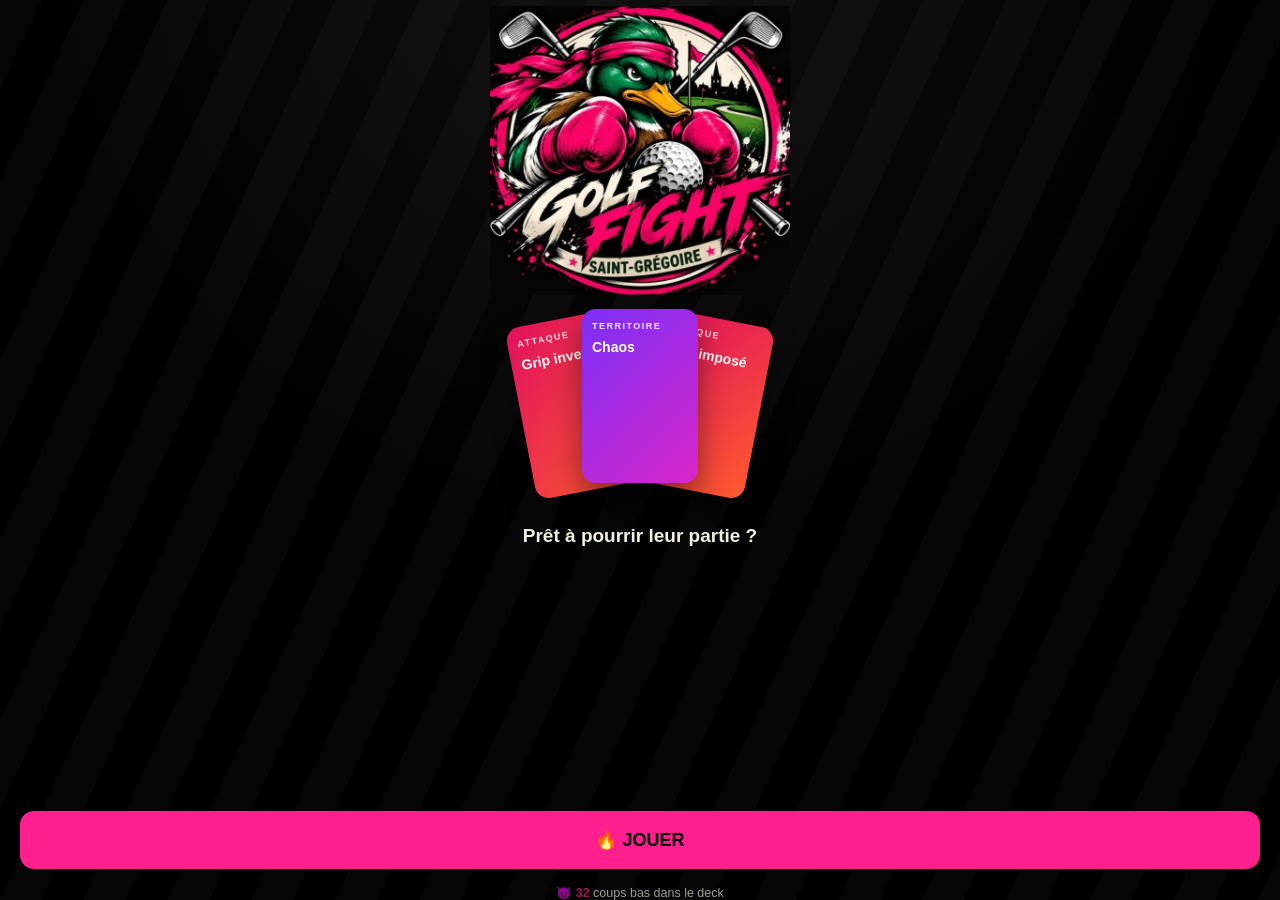
<file: golfight-v2.html>
<!DOCTYPE html>
<html lang="fr">
<head>
<meta charset="UTF-8">
<meta name="viewport" content="width=device-width, initial-scale=1.0, maximum-scale=1.0, user-scalable=no">
<meta name="apple-mobile-web-app-capable" content="yes">
<meta name="apple-mobile-web-app-status-bar-style" content="black-translucent">
<meta name="theme-color" content="#000000">
<title>Golfight</title>
<style>
  :root{
    --felt-1:#000000;
    --felt-2:#15121a;
    --felt-3:#2b2030;
    --cream:#F5F2E4;
    --ink-soft:rgba(245,242,228,.6);
    --gold:#FF1F8E;
    --gold-deep:#D1146F;
    --att-1:#E0115F;
    --att-2:#FF5A2E;
    --cha-1:#7B2FF7;
    --cha-2:#D926C9;
  }
  * { margin: 0; padding: 0; box-sizing: border-box; -webkit-tap-highlight-color: transparent; }
  html, body {
    height: 100%;
    font-family: -apple-system, BlinkMacSystemFont, "Segoe UI", Roboto, sans-serif;
    color: var(--cream);
    overflow: hidden;
    user-select: none;
  }
  body{
    background:
      repeating-linear-gradient(115deg, rgba(255,255,255,0.025) 0px, rgba(255,255,255,0.025) 38px, rgba(0,0,0,0.03) 38px, rgba(0,0,0,0.03) 76px),
      radial-gradient(circle at 50% -8%, rgba(255,255,255,.06), transparent 55%),
      var(--felt-1);
  }
  #app {
    height: 100vh;
    height: 100dvh;
    display: flex;
    flex-direction: column;
    padding: 20px;
    padding-top: env(safe-area-inset-top, 20px);
    padding-bottom: env(safe-area-inset-bottom, 20px);
  }

  .screen { display: none; flex-direction: column; height: 100%; overflow-y: auto; -webkit-overflow-scrolling: touch; }
  .screen.active { display: flex; }

  .spacer{ flex:1; }

  /* ---------- buttons ---------- */
  .btn {
    background: var(--gold);
    color: var(--felt-1);
    border: none;
    padding: 18px 24px;
    font-size: 18px;
    font-weight: 800;
    border-radius: 14px;
    cursor: pointer;
    width: 100%;
    margin-bottom: 12px;
    transition: transform 0.1s;
  }
  .btn:active { transform: scale(0.97); background: var(--gold-deep); }
  .btn.secondary { background: rgba(255,255,255,0.12); color: var(--cream); }
  .btn.hidden { display: none; }
  .btn-link{
    display:block;
    width:100%;
    background:transparent;
    border:none;
    color: var(--ink-soft);
    font-size:14px;
    font-weight:700;
    padding:10px;
    text-align:center;
    cursor:pointer;
  }
  .btn-link:active{ color: var(--cream); }
  .btn-link.hidden{ display:none; }

  .input-row { display: flex; gap: 10px; margin-bottom: 10px; }
  .input-row input {
    flex: 1;
    padding: 16px;
    font-size: 16px;
    border-radius: 12px;
    border: 2px solid rgba(255,255,255,0.15);
    background: rgba(0,0,0,0.2);
    color: var(--cream);
    outline: none;
  }
  .input-row input:focus { border-color: var(--gold); }

  /* ---------- roster ---------- */
  .roster-row{
    display:flex; align-items:center; gap:12px;
    width:100%; text-align:left;
    background: rgba(255,255,255,.06);
    border: 2px solid rgba(255,255,255,.1);
    border-radius:14px;
    padding:15px 16px;
    margin-bottom:10px;
    color: var(--cream);
    font-size:16.5px;
    font-weight:700;
  }
  .roster-row.checked{ background: rgba(255,31,142,.14); border-color: var(--gold); }
  .roster-row:active{ transform: scale(.99); }
  .roster-check{ font-size:19px; }
  .add-nick-row{ display:flex; gap:8px; margin-top:8px; }
  .add-nick-row input{
    flex:1; padding:14px; border-radius:12px;
    border:2px solid rgba(255,255,255,.15);
    background: rgba(0,0,0,.2); color: var(--cream); font-size:15px; outline:none;
  }
  .add-nick-row input:focus{ border-color: var(--gold); }
  .add-nick-row .add-nick-btn{ width:auto; padding:14px 16px; margin-bottom:0; white-space:nowrap; }

  /* ---------- bonus ---------- */
  .section-label{
    font-size:12px; font-weight:800; letter-spacing:1.5px;
    opacity:.65; margin: 18px 0 8px;
  }
  .section-label:first-child{ margin-top:4px; }
  .BONUS{ background: linear-gradient(135deg, var(--gold), #2FBF5B); color: var(--felt-1); }
  .bonus-tile{ margin-top:18px; border-radius:16px; padding:16px; text-align:center; }
  .bonus-tile.available{ background: linear-gradient(135deg, var(--gold), #2FBF5B); color: var(--felt-1); }
  .bonus-tile.used{
    background: rgba(255,255,255,.05); color: var(--ink-soft);
    font-weight:800; font-size:13px; padding:16px; letter-spacing:.5px;
  }
  .bonus-name{ font-size:18px; font-weight:900; margin:6px 0 4px; }
  .bonus-effect{ font-size:13px; line-height:1.4; margin-bottom:12px; }
  .bonus-btn{ background: rgba(12,47,29,.85) !important; color: var(--cream) !important; }

  h2 { font-size: 22px; font-weight: 800; margin-bottom: 18px; text-align: center; line-height: 1.2; }

  /* ---------- home ---------- */
  .home-header{ text-align:center; padding-top:6px; }
  .brand-compact{ font-size:28px; font-weight:900; letter-spacing:-0.5px; }
  .brand-compact .accent{ color: var(--gold); }
  .tagline-small{ font-size:12.5px; opacity:.7; font-style:italic; margin-top:4px; }

  .card-fan{ position:relative; height:186px; margin: 22px 0; }
  .fan-card{
    position:absolute; top:0; left:50%;
    width:116px; aspect-ratio:2/3;
    border-radius:14px; padding:12px 10px;
    box-shadow:0 14px 30px rgba(0,0,0,.45);
    color:#fff;
  }
  .fan-card.c1{ transform: translateX(-50%) translateX(-62px) rotate(-11deg); z-index:1; }
  .fan-card.c2{ transform: translateX(-50%) translateX(0) translateY(-8px) rotate(0deg); z-index:3; }
  .fan-card.c3{ transform: translateX(-50%) translateX(62px) rotate(11deg); z-index:2; }
  .fc-cat{ font-size:9px; font-weight:800; letter-spacing:1.5px; opacity:.85; }
  .fc-name{ font-size:14px; font-weight:800; margin-top:8px; line-height:1.2; }

  .hook{ text-align:center; font-size:19px; font-weight:800; padding: 0 10px; }

  .deck-note{ text-align:center; font-size:12.5px; opacity:.65; margin-top:4px; }
  .deck-note b{ color: var(--gold); font-weight:800; }

  /* ---------- category colors, shared ---------- */
  .ATT { background: linear-gradient(135deg, var(--att-1), var(--att-2)); }
  .CHA { background: linear-gradient(135deg, var(--cha-1), var(--cha-2)); }

  /* ---------- hub / tiles ---------- */
  #hole-badge-hub{
    text-align:center;
    font-size:32px;
    font-weight:900;
    letter-spacing:-0.5px;
    margin-bottom:18px;
  }
  #players-list{
    display:grid;
    grid-template-columns: repeat(2,1fr);
    gap:12px;
    margin-bottom:20px;
  }
  .player-tile{
    background: var(--felt-2);
    border:2px solid var(--felt-3);
    border-radius:18px;
    padding:20px 10px;
    text-align:center;
    cursor:pointer;
    transition: transform .1s;
  }
  .player-tile:active{ transform: scale(.96); }
  .player-tile:not(.done){
    animation: pulseTile 2.4s ease-in-out infinite;
  }
  @keyframes pulseTile{
    0%,100%{ box-shadow:0 0 0 0 rgba(255,31,142,.28); }
    50%{ box-shadow:0 0 0 9px rgba(255,31,142,0); }
  }
  .player-tile.done{
    background: rgba(0,0,0,.28);
    border-color: rgba(255,255,255,.06);
    opacity:.5;
    cursor:default;
    animation:none;
  }
  .tile-avatar{
    width:52px; height:52px;
    border-radius:50%;
    display:flex; align-items:center; justify-content:center;
    font-size:21px; font-weight:900;
    color: var(--felt-1);
    margin:0 auto 8px;
  }
  .tile-name{ font-size:16px; font-weight:800; }
  .tile-status{ font-size:11px; opacity:.65; margin-top:3px; text-transform:uppercase; letter-spacing:.5px; }

  .hole-actions { display: flex; flex-direction: column; gap: 4px; margin-top: auto; }

  /* ---------- pass ---------- */
  .pass-name { font-size: 34px; font-weight: 900; color: var(--gold); text-align: center; margin: 18px 0; }
  .hole-badge {
    text-align: center;
    font-size: 13px;
    letter-spacing: 2px;
    text-transform: uppercase;
    opacity: 0.75;
    margin-bottom: 14px;
    font-weight: 700;
  }

  /* ---------- hand : grosse carte navigable ---------- */
  .hand-stage{ display:flex; align-items:center; gap:10px; margin-top:12px; }
  .hand-nav{
    flex-shrink:0;
    width:44px; height:44px;
    border-radius:50%;
    border:none;
    background: rgba(255,255,255,.08);
    color: var(--cream);
    font-size:22px;
    font-weight:800;
  }
  .hand-nav:active:not(:disabled){ background: rgba(255,255,255,.18); }
  .hand-nav:disabled{ opacity:.2; }
  .hand-card-wrap{ flex:1; touch-action: pan-y; }
  .hand-big-card{
    border-radius:20px;
    padding:26px 20px;
    min-height:190px;
    display:flex;
    flex-direction:column;
    box-shadow:0 14px 34px rgba(0,0,0,.4);
    color:#fff;
  }
  .hand-big-card .t{ font-size:11px; font-weight:800; letter-spacing:2px; opacity:.85; margin-bottom:10px; }
  .hand-big-card .n{ font-size:22px; font-weight:900; line-height:1.15; margin-bottom:10px; }
  .hand-big-card .e{ font-size:14.5px; line-height:1.4; opacity:.95; margin-top:auto; }
  .hand-dots{ display:flex; justify-content:center; gap:8px; margin:16px 0 14px; }
  .hand-dots .dot{ width:8px; height:8px; border-radius:50%; background: rgba(255,255,255,.25); transition: all .2s; }
  .hand-dots .dot.active{ background: var(--gold); width:20px; border-radius:5px; }
  .hand-hint{ text-align:center; font-size:12px; opacity:.55; margin-top:10px; }

  .empty-hand {
    text-align: center;
    padding: 40px 20px;
    background: rgba(0,0,0,0.3);
    border-radius: 20px;
    font-size: 16px;
  }

  /* ---------- victim picker ---------- */
  .victim-list { display: flex; flex-direction: column; gap: 12px; margin-top: 10px; }
  .victim-btn {
    background: rgba(255,255,255,0.1);
    border: 2px solid rgba(255,255,255,0.16);
    color: var(--cream);
    padding: 20px;
    font-size: 19px;
    font-weight: 700;
    border-radius: 14px;
    cursor: pointer;
    transition: transform 0.1s;
  }
  .victim-btn:active { transform: scale(0.97); background: rgba(255,31,142,0.16); }

  /* ---------- reveal (attack + chaos) ---------- */
  .trap-announce{ text-align:center; padding: 10px 8px 0; }
  .trap-announce .beat1{
    display:block;
    font-size:25px;
    font-weight:900;
    animation: popin .4s ease-out both;
  }
  .trap-announce .beat1 .demon{ font-size:28px; }
  .trap-announce .beat2{
    display:block;
    margin-top:8px;
    font-size:15px;
    opacity:.82;
    animation: popin .4s ease-out both;
    animation-delay:.16s;
  }
  .trap-announce .beat2 b{ color: var(--gold); }
  @keyframes popin{
    from{ opacity:0; transform:translateY(10px) scale(.92); }
    to{ opacity:1; transform:none; }
  }

  .trap-card-wrap{ display:flex; justify-content:center; margin-top:26px; }
  .reveal-face{
    width:min(280px, 82vw);
    border-radius:22px;
    padding:26px 22px;
    box-shadow:0 20px 50px rgba(0,0,0,.5);
    color:#fff;
    opacity:0;
    animation: cardflip .55s cubic-bezier(.2,.8,.3,1) both;
    animation-delay:.42s;
  }
  @keyframes cardflip{
    0%{ opacity:0; transform:perspective(700px) rotateY(-85deg) scale(.85); }
    65%{ opacity:1; transform:perspective(700px) rotateY(12deg) scale(1.02); }
    100%{ opacity:1; transform:perspective(700px) rotateY(0) scale(1); }
  }
  .trap-card-cat{ font-size:11px; font-weight:800; letter-spacing:2px; opacity:.85; margin-bottom:10px; }
  .trap-card{ font-size:23px; font-weight:900; line-height:1.15; margin-bottom:10px; }
  .trap-effect{ font-size:15px; line-height:1.4; opacity:.95; }
  .played-by{ text-align:center; font-size:13px; opacity:.6; margin-top:16px; }

  @media (prefers-reduced-motion: reduce){
    .trap-announce .beat1, .trap-announce .beat2, .reveal-face{
      animation:none !important; opacity:1 !important; transform:none !important;
    }
  }

  /* ---------- toast ---------- */
  .toast {
    position: fixed;
    bottom: 30px;
    left: 50%;
    transform: translateX(-50%);
    background: rgba(0,0,0,0.85);
    color: #fff;
    padding: 12px 20px;
    border-radius: 30px;
    font-size: 14px;
    opacity: 0;
    transition: opacity 0.3s;
    pointer-events: none;
    z-index: 999;
  }
  .toast.show { opacity: 1; }

  /* ---------- end ---------- */
  .end-slogan{ text-align:center; font-size:14px; opacity:.75; font-style:italic; margin-top:8px; }
  .logo{ display:block; width:min(80vw,300px); margin:0 auto; }
  .holes-row{ display:flex; gap:10px; margin:8px 0 12px; }
  .pill{ flex:1; padding:14px; border-radius:999px; border:2px solid rgba(255,255,255,.18); background:transparent; color:var(--cream); font-size:16px; font-weight:800; }
  .pill.on{ background:var(--gold); border-color:var(--gold); color:var(--felt-1); }
</style>
</head>
<body>
<div id="app">

  <!-- ACCUEIL -->
  <div class="screen active" id="screen-home">
    <div class="home-header"><img class="logo" alt="Golf Fight" src="[data-uri]"></div>

    <div class="card-fan" aria-hidden="true">
      <div class="fan-card ATT c1">
        <div class="fc-cat">ATTAQUE</div>
        <div class="fc-name">Grip inversé</div>
      </div>
      <div class="fan-card CHA c2">
        <div class="fc-cat">TERRITOIRE</div>
        <div class="fc-name">Chaos</div>
      </div>
      <div class="fan-card ATT c3">
        <div class="fc-cat">ATTAQUE</div>
        <div class="fc-name">Club imposé</div>
      </div>
    </div>

    <p class="hook">Prêt à pourrir leur partie&nbsp;?</p>

    <div class="spacer"></div>

    <button class="btn" onclick="goPlayers()">🔥 JOUER</button>
    <button class="btn-link hidden" onclick="resumeGame()" id="resume-btn">Reprendre la partie</button>
    <p class="deck-note">😈 <b>32</b> coups bas dans le deck</p>
  </div>

  <!-- JOUEURS -->
  <div class="screen" id="screen-players">
    <h2>Qui joue aujourd'hui ?</h2>
    <div id="roster-list"></div>
    <div class="add-nick-row">
      <input type="text" id="new-nick-input" placeholder="Nouveau surnom" maxlength="14">
      <button class="btn secondary add-nick-btn" onclick="addRosterPlayer()">+ Ajouter</button>
    </div>
    <div class="holes-row">
      <button class="pill" id="h9" onclick="setHoles(9)">9 trous</button>
      <button class="pill" id="h18" onclick="setHoles(18)">18 trous</button>
    </div>
    <div class="spacer"></div>
    <button class="btn" id="players-go-btn" onclick="startGame()">JOUER</button>
  </div>

  <!-- ÉCRAN CENTRAL — TROU X / 9 -->
  <div class="screen" id="screen-hub">
    <div id="hole-badge-hub">Trou 1 / 9</div>
    <div id="players-list"></div>
    <div class="hole-actions">
      <button class="btn" onclick="nextHole()" id="next-hole-btn">TROU SUIVANT</button>
      <button class="btn-link" onclick="endGame()">Terminer la partie</button>
    </div>
  </div>

  <!-- PASS -->
  <div class="screen" id="screen-pass">
    <div class="spacer"></div>
    <p style="text-align:center;font-size:14px;opacity:0.7;letter-spacing:1px;">PASSE LE TÉLÉPHONE À</p>
    <p class="pass-name" id="pass-name">—</p>
    <p style="text-align:center;font-size:13px;opacity:0.6;margin-bottom:20px;">Les autres ne regardent pas</p>
    <div class="spacer"></div>
    <button class="btn" onclick="showHand()">VOIR MA MAIN</button>
    <button class="btn-link" onclick="backToHub()">Retour</button>
  </div>

  <!-- MAIN PRIVÉE -->
  <div class="screen" id="screen-hand">
    <div class="hole-badge" id="hole-badge-hand">Trou 1 / 9</div>
    <h2 id="hand-title">Ta main</h2>
    <div id="hand-area"></div>
    <div class="hole-actions">
      <button class="btn-link" onclick="backToHub()">FERMER SANS JOUER</button>
    </div>
  </div>

  <!-- VICTIME -->
  <div class="screen" id="screen-victim">
    <div class="hole-badge" id="hole-badge-victim">Trou 1 / 9</div>
    <h2>Pour qui ?</h2>
    <div class="victim-list" id="victim-list"></div>
    <div class="spacer"></div>
    <button class="btn-link" onclick="backToHand()">Retour</button>
  </div>

  <!-- PIÈGE -->
  <div class="screen" id="screen-trap">
    <div class="spacer"></div>
    <div class="trap-announce" id="trap-announce"></div>
    <div class="trap-card-wrap">
      <div class="reveal-face" id="trap-card-face">
        <div class="trap-card-cat" id="trap-card-cat"></div>
        <p class="trap-card" id="trap-card-name"></p>
        <p class="trap-effect" id="trap-card-effect"></p>
      </div>
    </div>
    <div class="spacer"></div>
    <button class="btn" onclick="confirmPlay()">OK</button>
  </div>

  <!-- CARTE JOUÉE (chaos) -->
  <div class="screen" id="screen-played">
    <div class="spacer"></div>
    <div class="trap-announce" id="played-announce"></div>
    <div class="trap-card-wrap">
      <div class="reveal-face" id="played-card-face">
        <div class="trap-card-cat" id="played-card-cat"></div>
        <p class="trap-card" id="played-card-name"></p>
        <p class="trap-effect" id="played-card-effect"></p>
      </div>
    </div>
    <div class="spacer"></div>
    <button class="btn" onclick="confirmPlay()">OK</button>
  </div>

  <!-- FIN PARTIE -->
  <div class="screen" id="screen-end">
    <div class="spacer"></div>
    <div class="brand-compact" style="text-align:center;font-size:32px;">Partie<br>terminée</div>
    <p class="end-slogan">Golfight, c'est fini pour aujourd'hui.</p>
    <div class="spacer"></div>
    <button class="btn" onclick="location.reload()">🔥 REJOUER</button>
  </div>

</div>

<div class="toast" id="toast"></div>

<script>
// ============ DECK ============
// t: "ATT" (cible un joueur) ou "CHA" (tout le groupe)
const DECK_BASE = [
  // ATTAQUE
  { n: "Grip inversé", t: "ATT", e: "Prochain coup avec les mains inversées." },
  { n: "Grip inversé", t: "ATT", e: "Prochain coup avec les mains inversées." },
  { n: "Grip inversé", t: "ATT", e: "Prochain coup avec les mains inversées." },
  { n: "Club imposé", t: "ATT", e: "L'attaquant choisit ton club pour le prochain coup." },
  { n: "Club imposé", t: "ATT", e: "L'attaquant choisit ton club pour le prochain coup." },
  { n: "Club imposé", t: "ATT", e: "L'attaquant choisit ton club pour le prochain coup." },
  { n: "Pieds joints", t: "ATT", e: "Prochain coup joué pieds joints." },
  { n: "Pieds joints", t: "ATT", e: "Prochain coup joué pieds joints." },
  { n: "Sans coup d'essai", t: "ATT", e: "Prochain coup sans practice swing." },
  { n: "Sans coup d'essai", t: "ATT", e: "Prochain coup sans practice swing." },
  { n: "Pas de driver", t: "ATT", e: "Driver interdit sur ce trou." },
  { n: "Pas de driver", t: "ATT", e: "Driver interdit sur ce trou." },
  { n: "Putter interdit", t: "ATT", e: "Prochain putt avec un autre club." },
  { n: "Putter interdit", t: "ATT", e: "Prochain putt avec un autre club." },
  { n: "Fer uniquement", t: "ATT", e: "Aucun bois ni hybride sur ce trou." },
  { n: "Fer uniquement", t: "ATT", e: "Aucun bois ni hybride sur ce trou." },
  { n: "Mauvais outil", t: "ATT", e: "Sortie de bunker avec un fer, pas de wedge." },
  { n: "Mauvais outil", t: "ATT", e: "Sortie de bunker avec un fer, pas de wedge." },
  { n: "Une main", t: "ATT", e: "Prochain petit coup ou putt joué uniquement avec la main non dominante." },
  { n: "Une main", t: "ATT", e: "Prochain petit coup ou putt joué uniquement avec la main non dominante." },
  { n: "Grip bas", t: "ATT", e: "Mains très basses sur le grip pour le prochain coup." },
  { n: "Grip bas", t: "ATT", e: "Mains très basses sur le grip pour le prochain coup." },
  { n: "Putter avec driver", t: "ATT", e: "Prochain putt avec un driver." },
  { n: "Putter avec driver", t: "ATT", e: "Prochain putt avec un driver." },
  { n: "Wedge interdit", t: "ATT", e: "Prochain coup autour du green sans wedge." },
  { n: "Wedge interdit", t: "ATT", e: "Prochain coup autour du green sans wedge." },
  // CHAOS
  { n: "Même club pour tous", t: "CHA", e: "Tout le monde joue le prochain coup avec le même club." },
  { n: "Sans driver pour tous", t: "CHA", e: "Personne ne sort le driver sur ce trou." },
  { n: "Grip inversé pour tous", t: "CHA", e: "Prochain coup de chacun, mains inversées." },
  { n: "Pieds joints pour tous", t: "CHA", e: "Tout le monde joue pieds joints jusqu'à la fin du trou." },
  { n: "Putter interdit pour tous", t: "CHA", e: "Tout le monde finit au green sans putter." },
  { n: "Télémètre interdit pour tous", t: "CHA", e: "Aucune aide de distance sur ce trou pour personne." }
];

const T_LABEL = { ATT: "ATTAQUE", CHA: "CHAOS" };
function totalHoles() { return (state && state.totalHoles) || 9; }
const STORAGE_KEY = "golfight_v1";
const ROSTER_KEY = "golfight_roster_v1";
const DEFAULT_ROSTER = ["Captain", "Sniper", "Le Kid", "Nitro", "Lady", "X Factor", "Foxy", "Fyzio"];

// Bonus : une carte à part des pièges, 1 par joueur, secrète, jouable uniquement sur soi, une fois sur 9 trous.
const BONUS_DECK = [
  { n: "Mulligan", e: "Rejoue immédiatement ton dernier coup." },
  { n: "Deuxième putt", e: "Rejoue un putt raté." },
  { n: "Deuxième chance au départ", e: "Rejoue ton départ." },
  { n: "Free drop", e: "Déplace ta balle d'une longueur de club, sans te rapprocher du trou." },
  { n: "Recommence", e: "Rejoue ton dernier coup et garde le meilleur des deux." }
];

// initiale d'affichage : ignore les articles ("Le Kid" -> K), sinon 1ère lettre du surnom
function getInitial(name) {
  const stripped = name.trim().replace(/^(le|la|les)\s+|^l['’]/i, '');
  const base = stripped || name.trim();
  return (base.charAt(0) || '?').toUpperCase();
}

// ============ ÉTAT ============
let state = null;
let roster = [];
let rosterSelected = new Set();
const AVATAR_COLORS = ['#FF1F8E', '#2FBF5B', '#F5F2E4', '#FF7A1A'];
let handCursor = 0; // position dans la main affichée (vue seulement, pas une règle du jeu)

// ============ NAVIGATION ============
function show(id) {
  document.querySelectorAll('.screen').forEach(s => s.classList.remove('active'));
  document.getElementById(id).classList.add('active');
}

function toast(msg) {
  const t = document.getElementById('toast');
  t.textContent = msg;
  t.classList.add('show');
  setTimeout(() => t.classList.remove('show'), 1800);
}

// ============ SAUVEGARDE ============
function save() {
  if (!state) return;
  try { localStorage.setItem(STORAGE_KEY, JSON.stringify(state)); } catch(e) {}
}
function load() {
  try {
    const raw = localStorage.getItem(STORAGE_KEY);
    return raw ? JSON.parse(raw) : null;
  } catch(e) { return null; }
}
function clearSave() {
  try { localStorage.removeItem(STORAGE_KEY); } catch(e) {}
}

// ============ ROSTER (liste de surnoms, persistante entre les parties) ============
function loadRoster() {
  try {
    const raw = localStorage.getItem(ROSTER_KEY);
    if (raw) return JSON.parse(raw);
  } catch(e) {}
  const seeded = [...DEFAULT_ROSTER];
  saveRoster(seeded);
  return seeded;
}
function saveRoster(list) {
  try { localStorage.setItem(ROSTER_KEY, JSON.stringify(list)); } catch(e) {}
}

// ============ ACCUEIL ============
window.addEventListener('DOMContentLoaded', () => {
  const s = load();
  if (s && s.players && s.players.length) {
    document.getElementById('resume-btn').classList.remove('hidden');
  }
});

function resumeGame() {
  const s = load();
  if (!s) { toast("Pas de partie sauvegardée"); return; }
  state = s;
  renderHub();
  show('screen-hub');
}

// ============ JOUEURS (roster de surnoms) ============
function goPlayers() {
  roster = loadRoster();
  rosterSelected = new Set();
  renderRosterScreen();
  show('screen-players');
}

function renderRosterScreen() {
  const list = document.getElementById('roster-list');
  list.innerHTML = '';
  roster.forEach(nick => {
    const row = document.createElement('button');
    row.className = 'roster-row' + (rosterSelected.has(nick) ? ' checked' : '');
    row.innerHTML = `
      <span class="roster-check">${rosterSelected.has(nick) ? '☑' : '☐'}</span>
      <span class="roster-name">${nick}</span>
    `;
    row.onclick = () => {
      if (rosterSelected.has(nick)) rosterSelected.delete(nick);
      else rosterSelected.add(nick);
      renderRosterScreen();
    };
    list.appendChild(row);
  });
  const n = rosterSelected.size;
  document.getElementById('players-go-btn').textContent = n > 0 ? `JOUER À ${n}` : 'JOUER';
  updateHolePills();
}

function addRosterPlayer() {
  const input = document.getElementById('new-nick-input');
  const v = input.value.trim();
  if (!v) return;
  const existing = roster.find(n => n.toLowerCase() === v.toLowerCase());
  if (!existing) {
    roster.push(v);
    saveRoster(roster);
  }
  rosterSelected.add(existing || v);
  input.value = '';
  renderRosterScreen();
}

let chosenHoles = 9;
function setHoles(n) { chosenHoles = n; updateHolePills(); }
function updateHolePills() {
  document.getElementById('h9').classList.toggle('on', chosenHoles === 9);
  document.getElementById('h18').classList.toggle('on', chosenHoles === 18);
}

// ============ DÉMARRAGE ============
function shuffle(arr) {
  const a = [...arr];
  for (let i = a.length - 1; i > 0; i--) {
    const j = Math.floor(Math.random() * (i + 1));
    [a[i], a[j]] = [a[j], a[i]];
  }
  return a;
}

function startGame() {
  const names = Array.from(rosterSelected);
  if (names.length < 2) { toast("Il faut au moins 2 joueurs"); return; }

  state = {
    players: names,
    hole: 1,
    totalHoles: chosenHoles,
    deck: shuffle(DECK_BASE),
    discard: [],
    hands: {},            // { playerIndex: [cards] } — 3 pièges pour toute la partie, jamais repioché
    bonuses: {},           // { playerIndex: { card, used } } — à part des pièges, 1 fois sur 9 trous, sur soi uniquement
    pending: null,        // { playerIndex, cardIndex, card }
    viewingPlayer: null   // joueur dont on consulte la main
  };

  const bonusOrder = shuffle(BONUS_DECK);
  state.players.forEach((_, i) => {
    state.hands[i] = [];
    state.bonuses[i] = { card: bonusOrder[i % bonusOrder.length], used: false };
  });
  dealInitialHands();

  save();
  renderHub();
  show('screen-hub');
}

function dealInitialHands() {
  state.players.forEach((_, i) => {
    while (state.hands[i].length < 3) {
      if (state.deck.length === 0) break; // pas de repioche dans Golfight — le deck de départ suffit
      state.hands[i].push(state.deck.pop());
    }
  });
}

// ============ ÉCRAN CENTRAL ============
function renderHub() {
  document.getElementById('hole-badge-hub').textContent = `Trou ${state.hole} / ${totalHoles()}`;

  const list = document.getElementById('players-list');
  list.innerHTML = '';
  state.players.forEach((name, i) => {
    const trapCount = state.hands[i].length;
    const bonus = state.bonuses[i];
    const nothingLeft = trapCount === 0 && (!bonus || bonus.used);
    const initial = getInitial(name);
    const avatarColor = AVATAR_COLORS[i % AVATAR_COLORS.length];
    const tile = document.createElement('div');
    tile.className = 'player-tile' + (nothingLeft ? ' done' : '');
    tile.innerHTML = `
      <div class="tile-avatar" style="background:${avatarColor}">${initial}</div>
      <div class="tile-name">${name}</div>
      <div class="tile-status">${trapCount} piège${trapCount === 1 ? '' : 's'} · Bonus ${bonus && bonus.used ? 'utilisé' : 'disponible'}</div>
    `;
    tile.onclick = () => openPass(i);
    list.appendChild(tile);
  });

  // Bouton "Trou suivant" toujours visible — le groupe décide quand le trou est fini
  document.getElementById('next-hole-btn').style.display = 'block';

  save();
}

// ============ PASS ============
function openPass(playerIndex) {
  state.viewingPlayer = playerIndex;
  handCursor = 0;
  document.getElementById('pass-name').textContent = state.players[playerIndex];
  show('screen-pass');
}

function showHand() {
  const i = state.viewingPlayer;
  const hand = state.hands[i];
  const bonus = state.bonuses[i];
  document.getElementById('hole-badge-hand').textContent = `Trou ${state.hole} / ${totalHoles()}`;
  document.getElementById('hand-title').textContent = state.players[i];

  let trapsHtml;
  if (hand.length === 0) {
    trapsHtml = `<div class="empty-hand">Tous tes pièges sont joués.</div>`;
  } else {
    if (handCursor >= hand.length) handCursor = hand.length - 1;
    if (handCursor < 0) handCursor = 0;
    const c = hand[handCursor];
    trapsHtml = `
      <div class="hand-stage">
        <button class="hand-nav" onclick="handNav(-1)" ${handCursor <= 0 ? 'disabled' : ''}>‹</button>
        <div class="hand-card-wrap" id="hand-card-wrap">
          <div class="hand-big-card ${c.t}">
            <div class="t">${T_LABEL[c.t]}</div>
            <div class="n">${c.n}</div>
            <div class="e">${c.e}</div>
          </div>
        </div>
        <button class="hand-nav" onclick="handNav(1)" ${handCursor >= hand.length - 1 ? 'disabled' : ''}>›</button>
      </div>
      <div class="hand-dots">
        ${hand.map((_, idx) => `<span class="dot ${idx === handCursor ? 'active' : ''}"></span>`).join('')}
      </div>
      <button class="btn" onclick="chooseCard(${handCursor})">Jouer ce piège</button>
      <p class="hand-hint">Glisse ou utilise les flèches pour parcourir tes pièges.</p>
    `;
  }

  let bonusHtml = '';
  if (bonus) {
    bonusHtml = bonus.used
      ? `<div class="section-label">MON BONUS</div><div class="bonus-tile used">UTILISÉ ✓</div>`
      : `<div class="section-label">MON BONUS</div>
         <div class="bonus-tile available">
           <div class="bonus-name">${bonus.card.n}</div>
           <div class="bonus-effect">${bonus.card.e}</div>
           <button class="btn bonus-btn" onclick="chooseBonus()">Utiliser mon Bonus</button>
         </div>`;
  }

  document.getElementById('hand-area').innerHTML = `
    <div class="section-label">MES PIÈGES · ${hand.length} restant${hand.length === 1 ? '' : 's'}</div>
    ${trapsHtml}
    ${bonusHtml}
  `;
  if (hand.length > 0) attachSwipe(document.getElementById('hand-card-wrap'));
  show('screen-hand');
}

let handTouchX = null;
function attachSwipe(el) {
  if (!el) return;
  el.addEventListener('touchstart', e => { handTouchX = e.touches[0].clientX; }, { passive: true });
  el.addEventListener('touchend', e => {
    if (handTouchX === null) return;
    const dx = e.changedTouches[0].clientX - handTouchX;
    handTouchX = null;
    if (Math.abs(dx) < 40) return;
    handNav(dx < 0 ? 1 : -1);
  }, { passive: true });
}

function handNav(delta) {
  const i = state.viewingPlayer;
  const hand = state.hands[i];
  const next = handCursor + delta;
  if (next < 0 || next > hand.length - 1) return;
  handCursor = next;
  showHand();
}

function backToHub() {
  state.viewingPlayer = null;
  state.pending = null;
  renderHub();
  show('screen-hub');
}

// ============ CHOIX CARTE ============
function chooseCard(cardIndex) {
  const i = state.viewingPlayer;
  const card = state.hands[i][cardIndex];
  state.pending = { playerIndex: i, cardIndex, card };

  if (card.t === "ATT") {
    // choisir la victime
    const list = document.getElementById('victim-list');
    list.innerHTML = '';
    state.players.forEach((name, j) => {
      if (j === i) return;
      const btn = document.createElement('button');
      btn.className = 'victim-btn';
      btn.textContent = name;
      btn.onclick = () => resolvePlay(j);
      list.appendChild(btn);
    });
    document.getElementById('hole-badge-victim').textContent = `Trou ${state.hole} / ${totalHoles()}`;
    show('screen-victim');
  } else {
    resolvePlay(null);
  }
}

function backToHand() {
  state.pending = null;
  showHand();
}

function chooseBonus() {
  const i = state.viewingPlayer;
  const bonus = state.bonuses[i];
  if (!bonus || bonus.used) return;
  bonus.used = true;
  document.getElementById('played-announce').innerHTML = `
    <span class="beat1">${state.players[i].toUpperCase()} UTILISE SON BONUS ✨</span>
  `;
  const face = document.getElementById('played-card-face');
  face.className = 'reveal-face BONUS';
  document.getElementById('played-card-cat').textContent = 'BONUS';
  document.getElementById('played-card-name').textContent = bonus.card.n;
  document.getElementById('played-card-effect').textContent = bonus.card.e;
  show('screen-played');
  save();
}

// ============ RÉSOLUTION ============
function resolvePlay(victimIndex) {
  const pending = state.pending;
  const attackerName = state.players[pending.playerIndex];
  const victimName = victimIndex !== null ? state.players[victimIndex] : null;

  const { playerIndex, cardIndex, card } = pending;

  // retirer le piège de la main — définitivement, pas de repioche
  state.hands[playerIndex].splice(cardIndex, 1);
  state.discard.push(card);

  if (card.t === "ATT" && victimName) {
    document.getElementById('trap-announce').innerHTML = `
      <span class="beat1">${attackerName.toUpperCase()} A FRAPPÉ <span class="demon">😈</span></span>
      <span class="beat2">vise <b>${victimName.toUpperCase()}</b></span>
    `;
    const face = document.getElementById('trap-card-face');
    face.className = 'reveal-face ' + card.t;
    document.getElementById('trap-card-cat').textContent = T_LABEL[card.t];
    document.getElementById('trap-card-name').textContent = card.n;
    document.getElementById('trap-card-effect').textContent = card.e;
    show('screen-trap');
  } else {
    document.getElementById('played-announce').innerHTML = `
      <span class="beat1">⚡ CHAOS POUR TOUS</span>
      <span class="beat2">déclenché par <b>${attackerName.toUpperCase()}</b></span>
    `;
    const face = document.getElementById('played-card-face');
    face.className = 'reveal-face ' + card.t;
    document.getElementById('played-card-cat').textContent = T_LABEL[card.t];
    document.getElementById('played-card-name').textContent = card.n;
    document.getElementById('played-card-effect').textContent = card.e;
    show('screen-played');
  }

  save();
}

function confirmPlay() {
  state.pending = null;
  state.viewingPlayer = null;
  renderHub();
  show('screen-hub');
}

// ============ TROU SUIVANT ============
function nextHole() {
  if (state.hole >= totalHoles()) {
    endGame();
    return;
  }
  state.hole++;
  save();
  renderHub();
  show('screen-hub');
}

// ============ FIN ============
function endGame() {
  clearSave();
  show('screen-end');
}
</script>
</body>
</html>
</file>
<file: assets/visual-pilot.css>
/* Components and responsive variants;
  cascade order retained to preserve rendering. */
@font-face {
  font-family: "Barlow Condensed";
  src: url("fonts/barlow-condensed-800.ttf") format("truetype");
  font-weight: 800;
  font-style: normal;
  font-display: swap;
 
}
#screen-home, :is(#screen-trap, #screen-played) {
  --visual-bg: #111014;
  --visual-text: #F5F2E4;
  --visual-accent: #FF2994;
  --visual-attack: #E82C64;
  --visual-chaos: #722FE3;
  --visual-bonus: #D6F46A;
  --display-font: 'Barlow Condensed', Impact, 'Arial Narrow', sans-serif;
  color: var(--visual-text);
  flex-shrink: 1;
  min-height: 0px;
 
}
body:has(#screen-home.active), body:has(:is(#screen-trap, #screen-played).active) {
  background: rgb(17, 16, 20);
 
}
#screen-home {
  gap: 0px;
 
}
.home-masthead, .attack-masthead, .home-footer {
  display: flex;
  align-items: center;
  justify-content: space-between;
  font-size: 10px;
  font-weight: 800;
  letter-spacing: 1px;
 
}
.home-masthead {
  padding: 1px 0px 13px;
  border-bottom: 1px solid rgb(81, 71, 79);
 
}
.club-mark {
  color: var(--visual-bonus);
 
}
#screen-home .home-header {
  padding-top: 25px;
 
}
.home-edition {
  font-size: 9px;
  letter-spacing: 1.05px;
  font-weight: 700;
  color: rgb(196, 190, 198);
 
}
.wordmark {
  position: relative;
  display: inline-block;
  font-family: var(--display-font);
  font-weight: 800;
  font-size: clamp(68px, 21.3vw, 94px);
  line-height: 0.95;
  letter-spacing: -2px;
  margin: 12px 0px 15px;
  transform: rotate(-3deg);
 
}
.wordmark span {
  color: var(--visual-accent);
 
}
.home-slogan {
  font-size: 18px;
  line-height: 1.35;
  font-weight: 800;
  letter-spacing: -0.4px;
 
}
.home-slogan span {
  color: var(--visual-bonus);
 
}
#screen-home .card-fan {
  height: 247px;
  min-height: 247px;
  margin: 28px 0px 0px;
  isolation: isolate;
 
}
#screen-home .fan-card {
  top: 20px;
  width: 134px;
  height: 193px;
  aspect-ratio: auto;
  padding: 13px 12px 10px;
  display: flex;
  flex-direction: column;
  border: 1px solid rgba(245, 242, 228, 0.45);
  border-radius: 10px;
  box-shadow: rgba(0, 0, 0, 0.4) 0px 12px 18px;
  color: rgb(17, 16, 20);
 
}
#screen-home .fan-card.c1 {
  background: var(--visual-attack);
  transform: translateX(calc(-50% - 65px)) translateY(12px) rotate(-17deg);
  z-index: 1;
 
}
#screen-home .fan-card.c2 {
  background: var(--visual-chaos);
  color: var(--visual-text);
  transform: translateX(-50%) rotate(-2deg);
  z-index: 3;
 
}
#screen-home .fan-card.c3 {
  background: var(--visual-bonus);
  transform: translateX(calc(-50% + 65px)) translateY(13px) rotate(17deg);
  z-index: 2;
 
}
#screen-home .fc-cat {
  display: flex;
  justify-content: space-between;
  font-size: 10px;
  letter-spacing: 1px;
  opacity: 1;
  border-bottom: 1px solid;
  padding-bottom: 7px;
 
}
.fan-symbol {
  height: 53px;
  margin-top: 7px;
 
}
.fan-symbol svg {
  display: block;
  width: 53px;
  height: 53px;
  margin: auto;
 
}
#screen-home .fc-name {
  font-family: var(--display-font);
  text-transform: uppercase;
  font-size: 27px;
  line-height: 0.95;
  margin-top: 7px;
 
}
.fc-bottom {
  margin-top: auto;
  font-size: 6px;
  font-weight: 800;
  letter-spacing: 0.2px;
  display: flex;
  justify-content: space-between;
  align-items: center;
 
}
.fc-bottom span {
  font-size: 18px;
 
}
#screen-home .hook {
  font-family: var(--display-font);
  text-transform: uppercase;
  font-size: 30px;
  line-height: 1;
  text-align: left;
  padding: 0px;
  margin: 0px 0px 24px;
 
}
#screen-home .hook span {
  color: var(--visual-accent);
 
}
.home-actions {
  margin-top: auto;
  padding-top: 4px;
 
}
#screen-home .btn, :is(#screen-trap, #screen-played) .btn {
  display: flex;
  align-items: center;
  justify-content: space-between;
  background: var(--visual-accent);
  color: rgb(17, 16, 20);
  border-radius: 6px;
  min-height: 60px;
  padding: 16px 20px;
  font-size: 19px;
  letter-spacing: 0.2px;
  margin-bottom: 0px;
  box-shadow: 3px 3px 0 var(--visual-text);
 
}
#screen-home .btn:active, :is(#screen-trap, #screen-played) .btn:active {
  background: rgb(255, 100, 176);
  transform: translate(2px, 2px);
  box-shadow: 1px 1px 0 var(--visual-text);
 
}
#screen-home .btn span, :is(#screen-trap, #screen-played) .btn span {
  font-size: 27px;
  line-height: 1;
 
}
#screen-home .btn-link {
  min-height: 48px;
  color: var(--visual-text);
  text-decoration: underline;
  text-underline-offset: 4px;
  margin-top: 6px;
 
}
#screen-home .btn-link.hidden {
  display: none;
 
}
#screen-home .deck-note {
  margin: 14px 0px 19px;
  font-size: 11px;
  opacity: 1;
  color: rgb(196, 190, 198);
 
}
#screen-home .deck-note b {
  color: var(--visual-text);
 
}
.home-footer {
  font-size: 8px;
  letter-spacing: 0.6px;
  padding: 13px 0px 2px;
  border-top: 1px solid rgb(81, 71, 79);
  gap: 8px;
 
}
.home-footer > span:nth-child(2) {
  color: var(--visual-accent);
  font-size: 15px;
 
}
.attack-masthead {
  padding: 0px 0px 16px;
  border-bottom: 1px solid rgb(81, 71, 79);
 
}
.attack-masthead > span:first-child {
  font-family: var(--display-font);
  font-size: 21px;
  letter-spacing: 0.5px;
 
}
.attack-masthead > span:last-child {
  color: rgb(196, 190, 198);
  font-size: 9px;
 
}
:is(#screen-trap, #screen-played) .trap-announce {
  padding: 25px 0px 0px;
  text-align: left;
 
}
:is(#screen-trap, #screen-played) .beat1 {
  font-family: var(--display-font);
  font-size: 29px;
  line-height: 1.1;
  animation: auto ease 0s 1 normal none running none;
  overflow-wrap: anywhere;
 
}
:is(#screen-trap, #screen-played) .beat1 .demon {
  font-size: 23px;
 
}
:is(#screen-trap, #screen-played) .beat2 {
  font-size: 16px;
  margin-top: 7px;
  opacity: 1;
  animation: auto ease 0s 1 normal none running none;
  overflow-wrap: anywhere;
 
}
:is(#screen-trap, #screen-played) .beat2 b {
  color: var(--visual-bonus);
 
}
:is(#screen-trap, #screen-played) .trap-card-wrap {
  margin-top: 25px;
  margin-bottom: 24px;
  padding: 0px 5px;
 
}
:is(#screen-trap, #screen-played) .reveal-face {
  width: 100%;
  max-width: 360px;
  color: rgb(17, 16, 20);
  background: var(--visual-attack);
  border-radius: 12px;
  border: 1px solid rgba(245, 242, 228, 0.48);
  padding: 17px 19px 12px;
  box-shadow: rgb(245, 242, 228) 5px 6px 0px;
  opacity: 1;
  animation: 220ms ease-out 0s 1 normal both running pilot-deal;
 
}
.attack-topline {
  display: flex;
  justify-content: space-between;
  align-items: center;
  border-bottom: 1px solid rgba(17, 16, 20, 0.5);
  padding-bottom: 12px;
 
}
:is(#screen-trap, #screen-played) .trap-card-cat {
  margin: 0px;
  font-size: 12px;
  letter-spacing: 2px;
  opacity: 1;
 
}
.attack-topline > span {
  font-size: 24px;
  line-height: 1;
 
}
.attack-emblem {
  display: grid;
  place-items: center;
  border: 1px solid rgba(17, 16, 20, 0.5);
  border-radius: 50%;
 
}
:is(#screen-trap, #screen-played) .trap-card {
  font-family: var(--display-font);
  font-size: 45px;
  text-transform: uppercase;
  line-height: 1;
  margin: 12px 0px 18px;
  overflow-wrap: anywhere;
 
}
.attack-rule {
  background: var(--visual-text);
  border-radius: 4px;
  padding: 14px;
 
}
.effect-label {
  display: block;
  font-size: 9px;
  font-weight: 800;
  letter-spacing: 1px;
  margin-bottom: 7px;
 
}
:is(#screen-trap, #screen-played) .trap-effect {
  font-weight: 600;
  opacity: 1;
 
}
.attack-card-footer {
  display: flex;
  align-items: center;
  justify-content: space-between;
  font-size: 8px;
  font-weight: 800;
  letter-spacing: 1px;
  padding-top: 9px;
 
}
.attack-card-footer > span:last-child {
  font-size: 21px;
 
}
.attack-actions {
  margin-top: auto;
  padding: 0px 2px 3px 0px;
 
}
.attack-actions p {
  text-align: center;
  color: rgb(196, 190, 198);
  font-size: 12px;
  margin: 13px 0px 0px;
 
}
@keyframes pilot-deal {
  
  0% {
  opacity: 0;
  transform: translateY(9px);
 
}
  100% {
  opacity: 1;
  transform: none;
 
}
}
@media (max-width: 350px) {
 .home-edition {
  font-size: 8px;
  letter-spacing: 0.55px;
 
}
 #screen-home .home-header {
  padding-top: 20px;
 
}
 #screen-home .card-fan {
  height: 224px;
  min-height: 224px;
  margin-top: 22px;
 
}
 #screen-home .fan-card {
  width: 118px;
  height: 175px;
  padding: 11px 10px 8px;
 
}
 #screen-home .fan-card.c1 {
  transform: translateX(calc(-50% - 54px)) translateY(12px) rotate(-15deg);
 
}
 #screen-home .fan-card.c3 {
  transform: translateX(calc(-50% + 54px)) translateY(13px) rotate(15deg);
 
}
 #screen-home .fc-name {
  font-size: 24px;
 
}
 .fan-symbol {
  height: 44px;
 
}
 .fan-symbol svg {
  width: 44px;
  height: 44px;
 
}
 #screen-home .hook {
  font-size: 28px;
 
}
 .home-footer {
  font-size: 7px;
  letter-spacing: 0.3px;
 
}
 :is(#screen-trap, #screen-played) .trap-card {
  font-size: 39px;
 
}
 .attack-emblem {
  width: 84px;
  height: 84px;
 
}
 .attack-emblem svg {
  width: 66px;
  height: 66px;
 
}
}
@media (max-height: 700px) {
 #screen-home .home-header {
  padding-top: 16px;
 
}
 .wordmark {
  font-size: 65px;
  margin: 8px 0px 11px;
 
}
 .home-slogan {
  font-size: 16px;
 
}
 #screen-home .card-fan {
  margin-top: 13px;
 
}
 #screen-home .fan-card {
  width: 110px;
  height: 158px;
  top: 9px;
 
}
 #screen-home .fc-name {
  font-size: 22px;
 
}
 #screen-home .fan-symbol {
  height: 35px;
 
}
 #screen-home .fan-symbol svg {
  width: 35px;
  height: 35px;
 
}
 #screen-home .hook {
  font-size: 25px;
 
}
 #screen-home .deck-note {
  font-size: 10px;
 
}
 .home-footer {
  padding-top: 8px;
 
}
 :is(#screen-trap, #screen-played) .trap-card {
  font-size: 34px;
  margin: 10px 0px 13px;
 
}
}
@media (prefers-reduced-motion: reduce) {
 *, ::before, ::after {
  animation: auto ease 0s 1 normal none running none !important;
  transition: none !important;
  scroll-behavior: auto !important;
 
}
 :is(#screen-trap, #screen-played) .reveal-face {
  opacity: 1;
  transform: none;
 
}
}
.pilot-arrow {
  display: block;
  width: 22px;
  height: 22px;
 
}
.fc-cat .pilot-arrow {
  width: 12px;
  height: 12px;
 
}
@media (max-height: 700px) {
 .attack-masthead {
  padding-bottom: 12px;
 
}
 :is(#screen-trap, #screen-played) .trap-announce {
  padding-top: 12px;
 
}
 :is(#screen-trap, #screen-played) .trap-card-wrap {
  margin-top: 14px;
  margin-bottom: 16px;
 
}
 :is(#screen-trap, #screen-played) .attack-rule {
  padding: 12px;
 
}
 :is(#screen-trap, #screen-played) .reveal-face {
  padding-top: 13px;
 
}
}
@media (max-height: 600px) {
 .home-footer {
  display: none;
 
}
}
#screen-home .fan-card.c1, :is(#screen-trap, #screen-played) .reveal-face {
  color: rgb(8, 7, 10);
 
}
@media (max-height: 600px) {
 .attack-actions p {
  display: none;
 
}
}
#screen-home .wordmark {
  white-space: nowrap;
 
}
#screen-home .wordmark span {
  display: inline;
 
}
:is(#screen-trap, #screen-played) .trap-effect {
  font-size: 18px;
  line-height: 1.45;
 
}
.attack-emblem {
  width: 80px;
  height: 80px;
  margin: 10px auto 8px;
 
}
.attack-emblem svg {
  width: 64px;
  height: 64px;
 
}
@media (max-height: 700px) {
 .attack-emblem {
  width: 48px;
  height: 48px;
  margin: 8px auto;
 
}
 .attack-emblem svg {
  width: 38px;
  height: 38px;
 
}
 #screen-home .card-fan {
  height: 200px;
  min-height: 200px;
 
}
 #screen-home .hook {
  margin-bottom: 8px;
 
}
 #screen-home .deck-note {
  margin: 10px 0px;
 
}
}
.add-nick-row {
  flex-wrap: wrap;
 
}
.add-nick-row input {
  min-width: 0px;
  flex: 1 1 130px;
  font-size: 16px;
 
}
.add-nick-row .add-nick-btn {
  white-space: normal;
 
}
.player-tile {
  color: var(--cream);
  font-family: inherit;
 
}
.hand-big-card .e {
  background: var(--cream);
  color: rgb(17, 16, 20);
  opacity: 1;
  padding: 12px;
  border-radius: 6px;
  font-size: 17px;
 
}
#screen-home .home-header {
  container-type: inline-size;
 
}
#screen-home .wordmark {
  font-size: clamp(32px, 23cqw, 94px);
 
}
@media (max-height: 700px) {
 #screen-home .wordmark {
  font-size: clamp(32px, 23cqw, 65px);
 
}
}
#screen-home {
  container-type: inline-size;
 
}
.home-masthead {
  flex-wrap: wrap;
  gap: 6px;
 
}
.hand-card-wrap {
  min-width: 0px;
 
}
.hand-big-card .n, .hand-big-card .e {
  overflow-wrap: anywhere;
 
}
@container (max-width: 260px) {
 #screen-home .fan-card {
  width: 84px;
  height: 136px;
  padding: 8px;
 
}
 #screen-home .fan-card.c1 {
  transform: translateX(calc(-50% - 44px)) translateY(12px) rotate(-12deg);
 
}
 #screen-home .fan-card.c3 {
  transform: translateX(calc(-50% + 44px)) translateY(12px) rotate(12deg);
 
}
 #screen-home .fc-cat {
  font-size: 8px;
 
}
 #screen-home .fc-name {
  font-size: 18px;
 
}
 #screen-home .fan-symbol, #screen-home .fan-symbol svg {
  height: 28px;
 
}
 #screen-home .fc-bottom {
  font-size: 5px;
 
}
}
#players-list {
  grid-template-columns: repeat(2, minmax(0px, 1fr));
 
}
.player-tile {
  min-width: 0px;
 
}
.tile-status {
  overflow-wrap: anywhere;
 
}
.hand-big-card .t {
  background: var(--cream);
  color: rgb(17, 16, 20);
  opacity: 1;
  align-self: flex-start;
  padding: 4px 6px;
  border-radius: 3px;
 
}

#screen-played .reveal-face.BONUS {
  color: rgb(17, 16, 20);
 
}

/* Announcements share the attack component; category colors only differ. */
.attack-rule { color: #111014; }
#screen-played .reveal-face.CHA { background:#722FE3; color:#F5F2E4; }
#screen-played .reveal-face.BONUS { background:#D6F46A; color:#111014; }
/* Played announcements keep their effect and confirmation ahead of decoration. */
#screen-played .beat1 { font-size:26px; }
#screen-played .trap-card { font-size:35px; }
#screen-played .attack-emblem { width:48px; height:48px; }
#screen-played .attack-emblem svg { width:38px; height:38px; }
@media (max-height:700px) {
  #screen-played .attack-emblem { display:none; }
  #screen-played .trap-card { font-size:30px; }
}
</file>
<file: assets/lot1.css>
/* Lot 1 only. No target picker, played announcement or end-screen styling. */
:is(#screen-players,#screen-hub,#screen-pass,#screen-hand,#screen-victim,#screen-end) {
  --lot-bg:#111014; --lot-text:#F5F2E4; --lot-pink:#FF2994;
  --lot-border:#554b58; --lot-muted:#c4bec6;
  color:var(--lot-text); gap:0;
}
body:has(:is(#screen-players,#screen-hub,#screen-pass,#screen-hand,#screen-victim,#screen-end).active) { background:#111014; }
.lot-header { display:flex; align-items:center; justify-content:space-between; gap:12px; padding:0 0 12px; margin-bottom:18px; border-bottom:1px solid var(--lot-border); flex-shrink:0; }
.lot-header span:first-child { font-family:'Barlow Condensed',Impact,sans-serif; font-size:24px; font-weight:800; letter-spacing:-.3px; }
.lot-header span:last-child { font-size:10px; font-weight:800; letter-spacing:1px; text-align:right; color:var(--lot-muted); }
:is(#screen-players,#screen-hand,#screen-victim) h2 { font-family:'Barlow Condensed',Impact,sans-serif; text-align:left; text-transform:uppercase; font-size:32px; line-height:1.05; margin-bottom:16px; overflow-wrap:anywhere; }
:is(#screen-players,#screen-hub,#screen-pass,#screen-hand,#screen-victim,#screen-end) .btn {
  background:var(--lot-pink); color:#111014; min-height:60px;
  border-radius:6px; padding:16px 18px; font-size:18px;
  box-shadow:3px 3px 0 var(--lot-text); width:calc(100% - 3px);
}
:is(#screen-players,#screen-hub,#screen-pass,#screen-hand,#screen-victim,#screen-end) .btn:active { transform:translate(2px,2px); box-shadow:1px 1px 0 var(--lot-text); background:#ff64b0; }
:is(#screen-players,#screen-hub,#screen-pass,#screen-hand,#screen-victim,#screen-end) .btn-link { color:var(--lot-text); min-height:48px; font-size:14px; }
#screen-players .roster-row { min-height:58px; padding:13px 14px; border:1px solid var(--lot-border); border-radius:6px; background:#1b191f; margin-bottom:8px; font-size:18px; }
#screen-players .roster-row.checked { background:#372030; border:2px solid var(--lot-pink); padding:12px 13px; }
#screen-players .roster-check { color:var(--lot-pink); flex-shrink:0; }
#screen-players .roster-name { overflow-wrap:anywhere; }
#screen-players .add-nick-row { margin:10px 0 12px; gap:8px; }
#screen-players .add-nick-row input { border:1px solid var(--lot-border); border-radius:6px; background:#1b191f; min-height:52px; }
#screen-players .add-nick-btn { background:#F5F2E4; color:#111014; min-height:52px; width:auto; box-shadow:none; font-size:16px; }
#screen-players .holes-row { margin:0 0 20px; }
#screen-players .pill { border:1px solid var(--lot-border); border-radius:6px; min-height:52px; }
#screen-players .pill.on { background:var(--lot-text); border-color:var(--lot-text); color:#111014; }
#screen-players #players-go-btn { position:sticky; bottom:3px; flex-shrink:0; margin-top:8px; z-index:2; }
#screen-hub #hole-badge-hub { font-family:'Barlow Condensed',Impact,sans-serif; text-align:left; font-size:42px; line-height:1; margin:0 0 22px; }
#screen-hub #players-list { gap:10px; }
#screen-hub .player-tile { text-align:left; padding:16px 12px; border:1px solid var(--lot-border); border-radius:8px; background:#1b191f; animation:none; }
#screen-hub .tile-avatar { margin:0 0 14px; width:40px; height:40px; font-size:19px; }
#screen-hub .tile-name { font-family:'Barlow Condensed',Impact,sans-serif; font-size:27px; line-height:1.05; margin-bottom:7px; }
#screen-hub .tile-status { font-size:12px; line-height:1.5; letter-spacing:0; text-transform:none; opacity:1; color:var(--lot-muted); }
#screen-hub .player-tile.done { opacity:1; background:#111014; border-style:dashed; }
#screen-pass .pass-name { font-family:'Barlow Condensed',Impact,sans-serif; font-size:50px; line-height:1; margin:18px 0; color:var(--lot-pink); overflow-wrap:anywhere; }
#screen-hand .hole-badge { text-align:left; font-size:12px; color:var(--lot-muted); opacity:1; margin-bottom:8px; }
#screen-hand .section-label { opacity:1; color:var(--lot-muted); font-size:11px; margin:18px 0 10px; }
#screen-hand .hand-stage { gap:8px; align-items:center; }
#screen-hand .hand-nav { border:1px solid var(--lot-border); background:#242028; width:44px; height:48px; border-radius:6px; }
#screen-hand .hand-nav:disabled { opacity:1; color:#8e8792; border-color:#39333e; background:#19171d; }
#screen-hand .hand-big-card { border-radius:10px; border:1px solid #f5f2e460; padding:16px 12px; min-height:218px; box-shadow:none; }
#screen-hand .hand-big-card.ATT { background:#E82C64; color:#08070A; }
#screen-hand .hand-big-card.CHA { background:#722FE3; color:#F5F2E4; }
#screen-hand .hand-big-card .t { font-size:10px; letter-spacing:1px; margin-bottom:16px; }
#screen-hand .hand-big-card .n { font-family:'Barlow Condensed',Impact,sans-serif; font-size:29px; line-height:1; margin-bottom:16px; text-transform:uppercase; }
#screen-hand .hand-big-card .e { font-size:17px; font-weight:600; line-height:1.45; padding:12px; margin-top:auto; }
#screen-hand .hand-dots .dot.active { background:var(--lot-pink); }
#screen-hand .hand-hint { opacity:1; color:var(--lot-muted); line-height:1.4; }
#screen-hand .bonus-tile { border-radius:8px; margin-top:0; padding:16px; }
#screen-hand .bonus-tile.available { background:#D6F46A; color:#111014; }
#screen-hand .bonus-name { font-size:19px; text-align:left; }
#screen-hand .bonus-effect { font-size:16px; text-align:left; line-height:1.45; }
#screen-hand .bonus-btn { background:#111014 !important; color:#F5F2E4 !important; box-shadow:none; margin-bottom:0; font-size:16px; width:100%; }
#screen-hand .bonus-tile.used { opacity:1; color:var(--lot-muted); border:1px dashed var(--lot-border); }
#screen-hand .hole-actions { position:sticky; bottom:0; background:#111014; padding:8px 0 0; z-index:2; }
@media(max-width:350px) {
  #screen-hand .hand-stage { gap:6px; }
  #screen-hand .hand-big-card { padding:14px 10px; }
  #screen-hand .hand-big-card .n { font-size:26px; }
}
#screen-players, #screen-hand { scroll-padding-bottom:84px; }

/* Remaining navigation screens reuse the same header, actions and palette. */
#screen-victim .hole-badge { text-align:left; opacity:1; color:var(--lot-muted); }
.target-context { color:var(--lot-muted); font-size:16px; line-height:1.45; margin-bottom:16px; overflow-wrap:anywhere; }
#screen-victim .victim-list { gap:10px; }
#screen-victim .victim-btn { min-height:60px; background:#1b191f; border:1px solid var(--lot-border); border-radius:6px; text-align:left; font-size:21px; padding:18px; overflow-wrap:anywhere; }
#screen-victim .victim-btn:active { background:#372030; border-color:var(--lot-pink); }
#screen-victim .btn-link { margin-top:20px; }
#screen-end .end-title { font-family:'Barlow Condensed',Impact,sans-serif; font-size:clamp(36px,12vw,52px); text-align:left; line-height:1; margin-bottom:20px; }
#screen-end .end-slogan { text-align:left; font-size:18px; font-style:normal; line-height:1.5; opacity:1; color:var(--lot-muted); }
</file>
